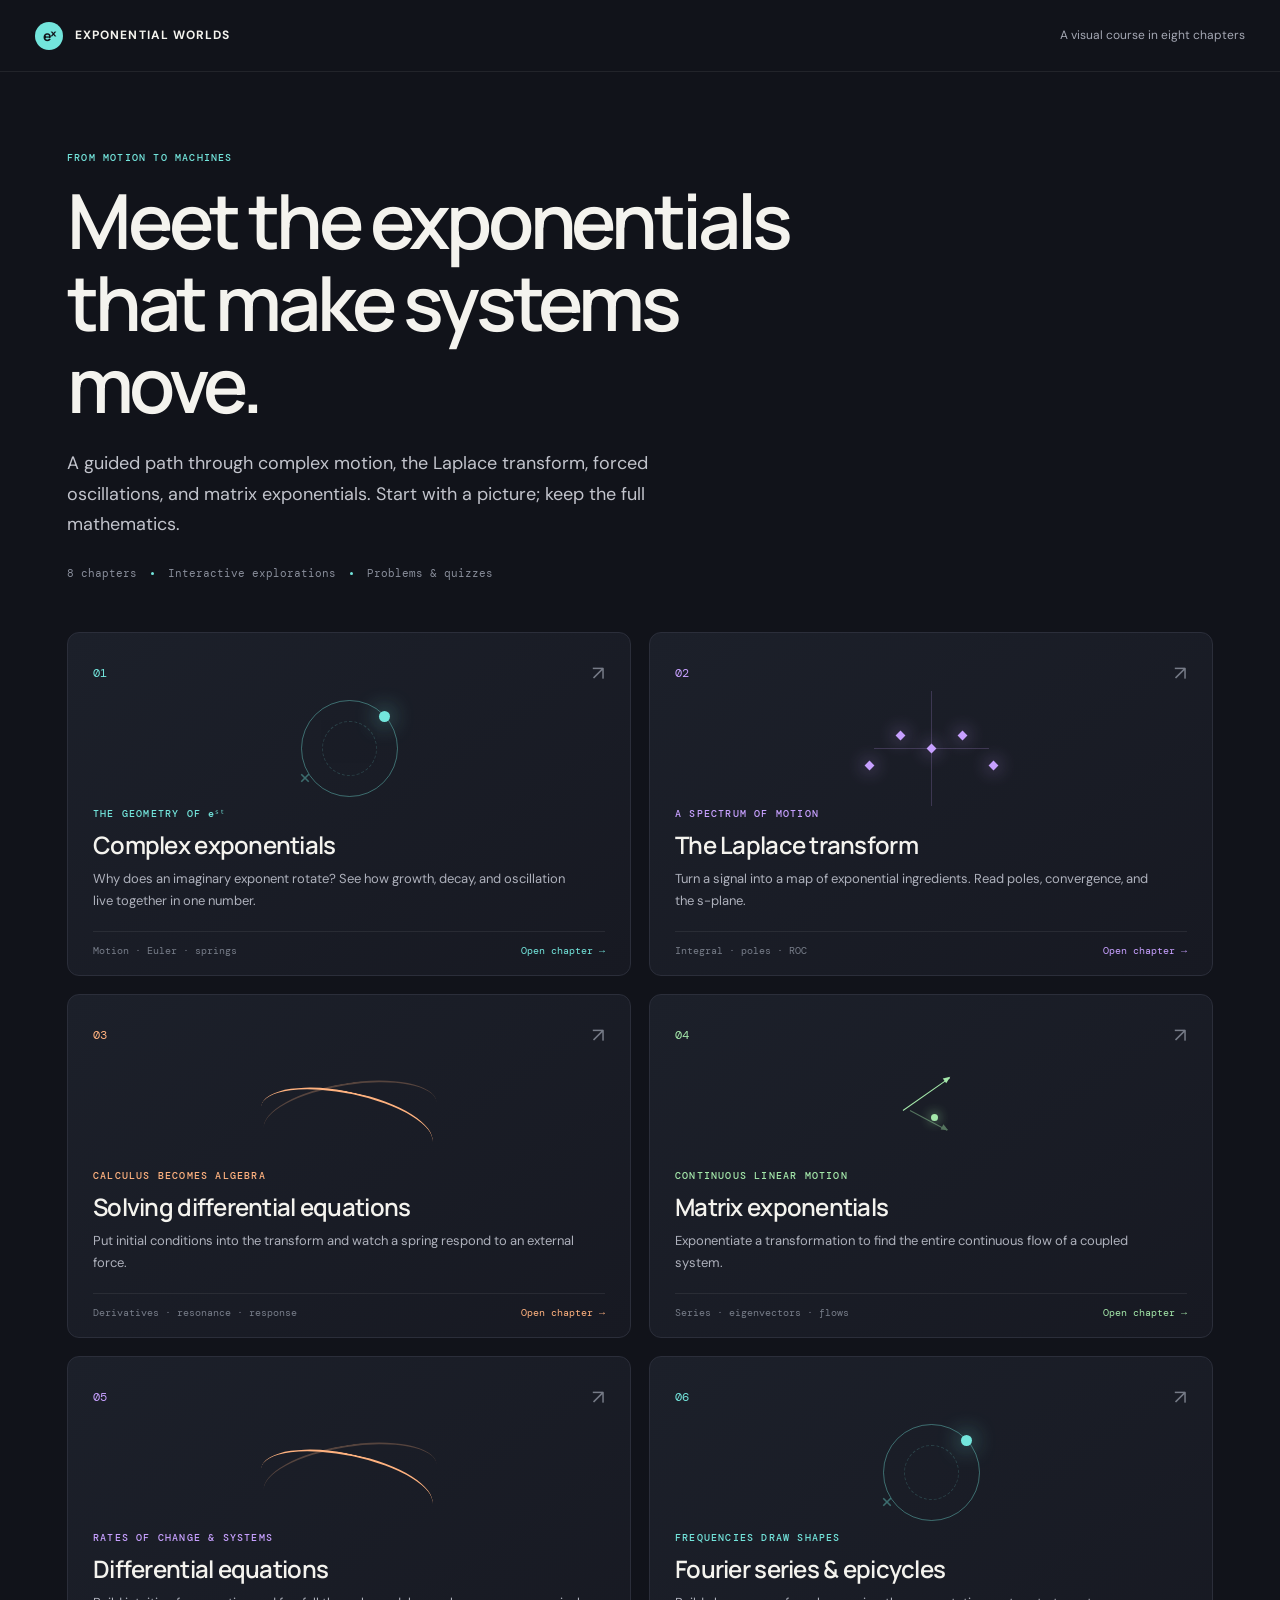
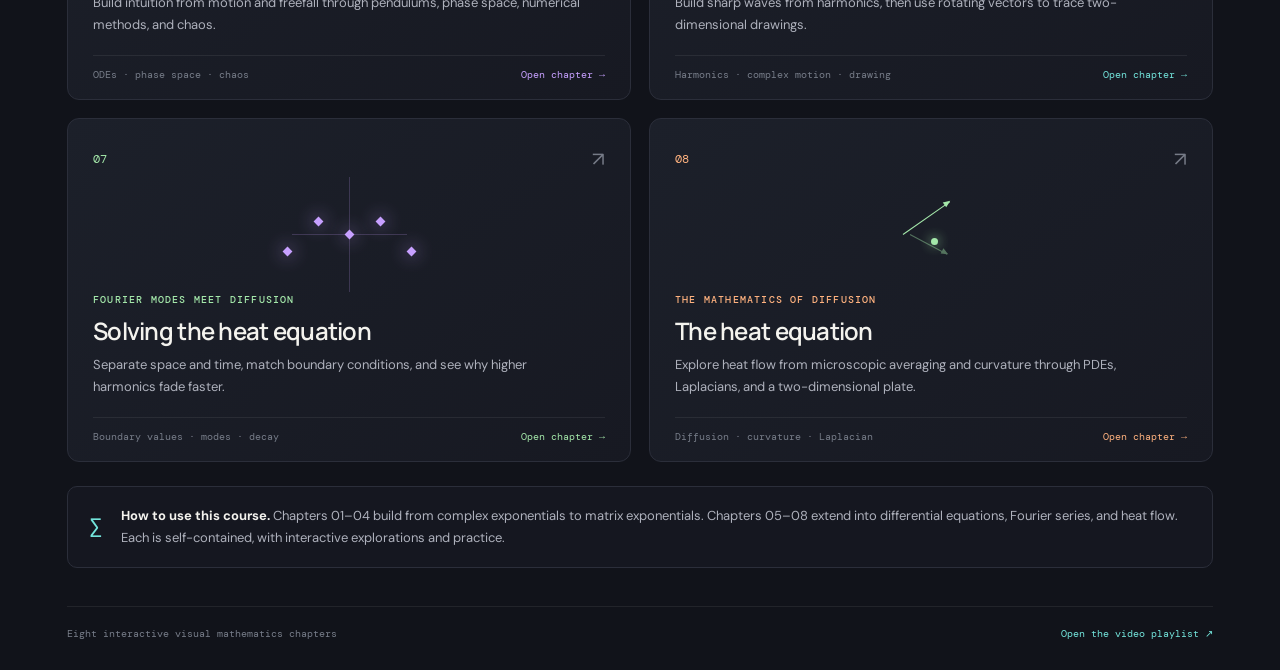
<file: index.html>
<!doctype html>
<html lang="en">
<head>
  <meta charset="utf-8">
  <meta name="viewport" content="width=device-width, initial-scale=1">
  <meta name="description" content="A visual, university-level introduction to complex exponentials, Laplace transforms, differential equations, and matrix exponentials.">
  <title>Exponential Worlds — a visual mathematics course</title>
  <link rel="stylesheet" href="styles.css">
</head>
<body class="home-page">
  <header class="topbar"><a class="brand" href="index.html"><span class="brand-mark">eˣ</span> EXPONENTIAL WORLDS</a><span class="top-note">A visual course in eight chapters</span></header>
  <main class="home-wrap">
    <section class="hero">
      <p class="eyebrow">FROM MOTION TO MACHINES</p>
      <h1>Meet the exponentials<br>that make systems move.</h1>
      <p class="hero-copy">A guided path through complex motion, the Laplace transform, forced oscillations, and matrix exponentials. Start with a picture; keep the full mathematics.</p>
      <div class="hero-meta"><span>8 chapters</span><i></i><span>Interactive explorations</span><i></i><span>Problems &amp; quizzes</span></div>
    </section>
    <section class="chapter-grid" aria-label="Course chapters">
      <a class="chapter-card card-cyan" href="01-complex-exponentials.html"><div class="card-top"><span class="chapter-num">01</span><span class="card-arrow">↗</span></div><div class="card-visual visual-orbit"><span class="orbit-dot"></span><span class="orbit-cross">×</span></div><p class="eyebrow">THE GEOMETRY OF eˢᵗ</p><h2>Complex exponentials</h2><p>Why does an imaginary exponent rotate? See how growth, decay, and oscillation live together in one number.</p><div class="card-foot"><span>Motion · Euler · springs</span><span>Open chapter →</span></div></a>
      <a class="chapter-card card-purple" href="02-laplace-transform.html"><div class="card-top"><span class="chapter-num">02</span><span class="card-arrow">↗</span></div><div class="card-visual visual-poles"><span class="pole p1"></span><span class="pole p2"></span><span class="pole p3"></span><span class="pole p4"></span><span class="pole p5"></span></div><p class="eyebrow">A SPECTRUM OF MOTION</p><h2>The Laplace transform</h2><p>Turn a signal into a map of exponential ingredients. Read poles, convergence, and the s-plane.</p><div class="card-foot"><span>Integral · poles · ROC</span><span>Open chapter →</span></div></a>
      <a class="chapter-card card-orange" href="03-solving-odes.html"><div class="card-top"><span class="chapter-num">03</span><span class="card-arrow">↗</span></div><div class="card-visual visual-wave"><span></span><span></span></div><p class="eyebrow">CALCULUS BECOMES ALGEBRA</p><h2>Solving differential equations</h2><p>Put initial conditions into the transform and watch a spring respond to an external force.</p><div class="card-foot"><span>Derivatives · resonance · response</span><span>Open chapter →</span></div></a>
      <a class="chapter-card card-green" href="04-matrix-exponentials.html"><div class="card-top"><span class="chapter-num">04</span><span class="card-arrow">↗</span></div><div class="card-visual visual-matrix"><span class="matrix-vector"></span><span class="matrix-vector after"></span><span class="matrix-point"></span></div><p class="eyebrow">CONTINUOUS LINEAR MOTION</p><h2>Matrix exponentials</h2><p>Exponentiate a transformation to find the entire continuous flow of a coupled system.</p><div class="card-foot"><span>Series · eigenvectors · flows</span><span>Open chapter →</span></div></a>
      <a class="chapter-card card-purple" href="differential_equations_guide1.html"><div class="card-top"><span class="chapter-num">05</span><span class="card-arrow">↗</span></div><div class="card-visual visual-wave"><span></span><span></span></div><p class="eyebrow">RATES OF CHANGE & SYSTEMS</p><h2>Differential equations</h2><p>Build intuition from motion and freefall through pendulums, phase space, numerical methods, and chaos.</p><div class="card-foot"><span>ODEs · phase space · chaos</span><span>Open chapter →</span></div></a>
      <a class="chapter-card card-cyan" href="fourier_series_and_epicycles.html"><div class="card-top"><span class="chapter-num">06</span><span class="card-arrow">↗</span></div><div class="card-visual visual-orbit"><span class="orbit-dot"></span><span class="orbit-cross">×</span></div><p class="eyebrow">FREQUENCIES DRAW SHAPES</p><h2>Fourier series &amp; epicycles</h2><p>Build sharp waves from harmonics, then use rotating vectors to trace two-dimensional drawings.</p><div class="card-foot"><span>Harmonics · complex motion · drawing</span><span>Open chapter →</span></div></a>
      <a class="chapter-card card-green" href="solving_the_heat_equation.html"><div class="card-top"><span class="chapter-num">07</span><span class="card-arrow">↗</span></div><div class="card-visual visual-poles"><span class="pole p1"></span><span class="pole p2"></span><span class="pole p3"></span><span class="pole p4"></span><span class="pole p5"></span></div><p class="eyebrow">FOURIER MODES MEET DIFFUSION</p><h2>Solving the heat equation</h2><p>Separate space and time, match boundary conditions, and see why higher harmonics fade faster.</p><div class="card-foot"><span>Boundary values · modes · decay</span><span>Open chapter →</span></div></a>
      <a class="chapter-card card-orange" href="heat_equation_guide.html"><div class="card-top"><span class="chapter-num">08</span><span class="card-arrow">↗</span></div><div class="card-visual visual-matrix"><span class="matrix-vector"></span><span class="matrix-vector after"></span><span class="matrix-point"></span></div><p class="eyebrow">THE MATHEMATICS OF DIFFUSION</p><h2>The heat equation</h2><p>Explore heat flow from microscopic averaging and curvature through PDEs, Laplacians, and a two-dimensional plate.</p><div class="card-foot"><span>Diffusion · curvature · Laplacian</span><span>Open chapter →</span></div></a>
    </section>
    <aside class="course-note"><span class="note-symbol">∑</span><p><strong>How to use this course.</strong> Chapters 01–04 build from complex exponentials to matrix exponentials. Chapters 05–08 extend into differential equations, Fourier series, and heat flow. Each is self-contained, with interactive explorations and practice.</p></aside>
    <footer class="home-footer"><span>Eight interactive visual mathematics chapters</span><a href="https://www.youtube.com/playlist?list=PLZHQObOWTQDNPOjrT6KVlfJuKtYTftqH6" target="_blank" rel="noreferrer">Open the video playlist ↗</a></footer>
  </main>
</body>
</html>
</file>
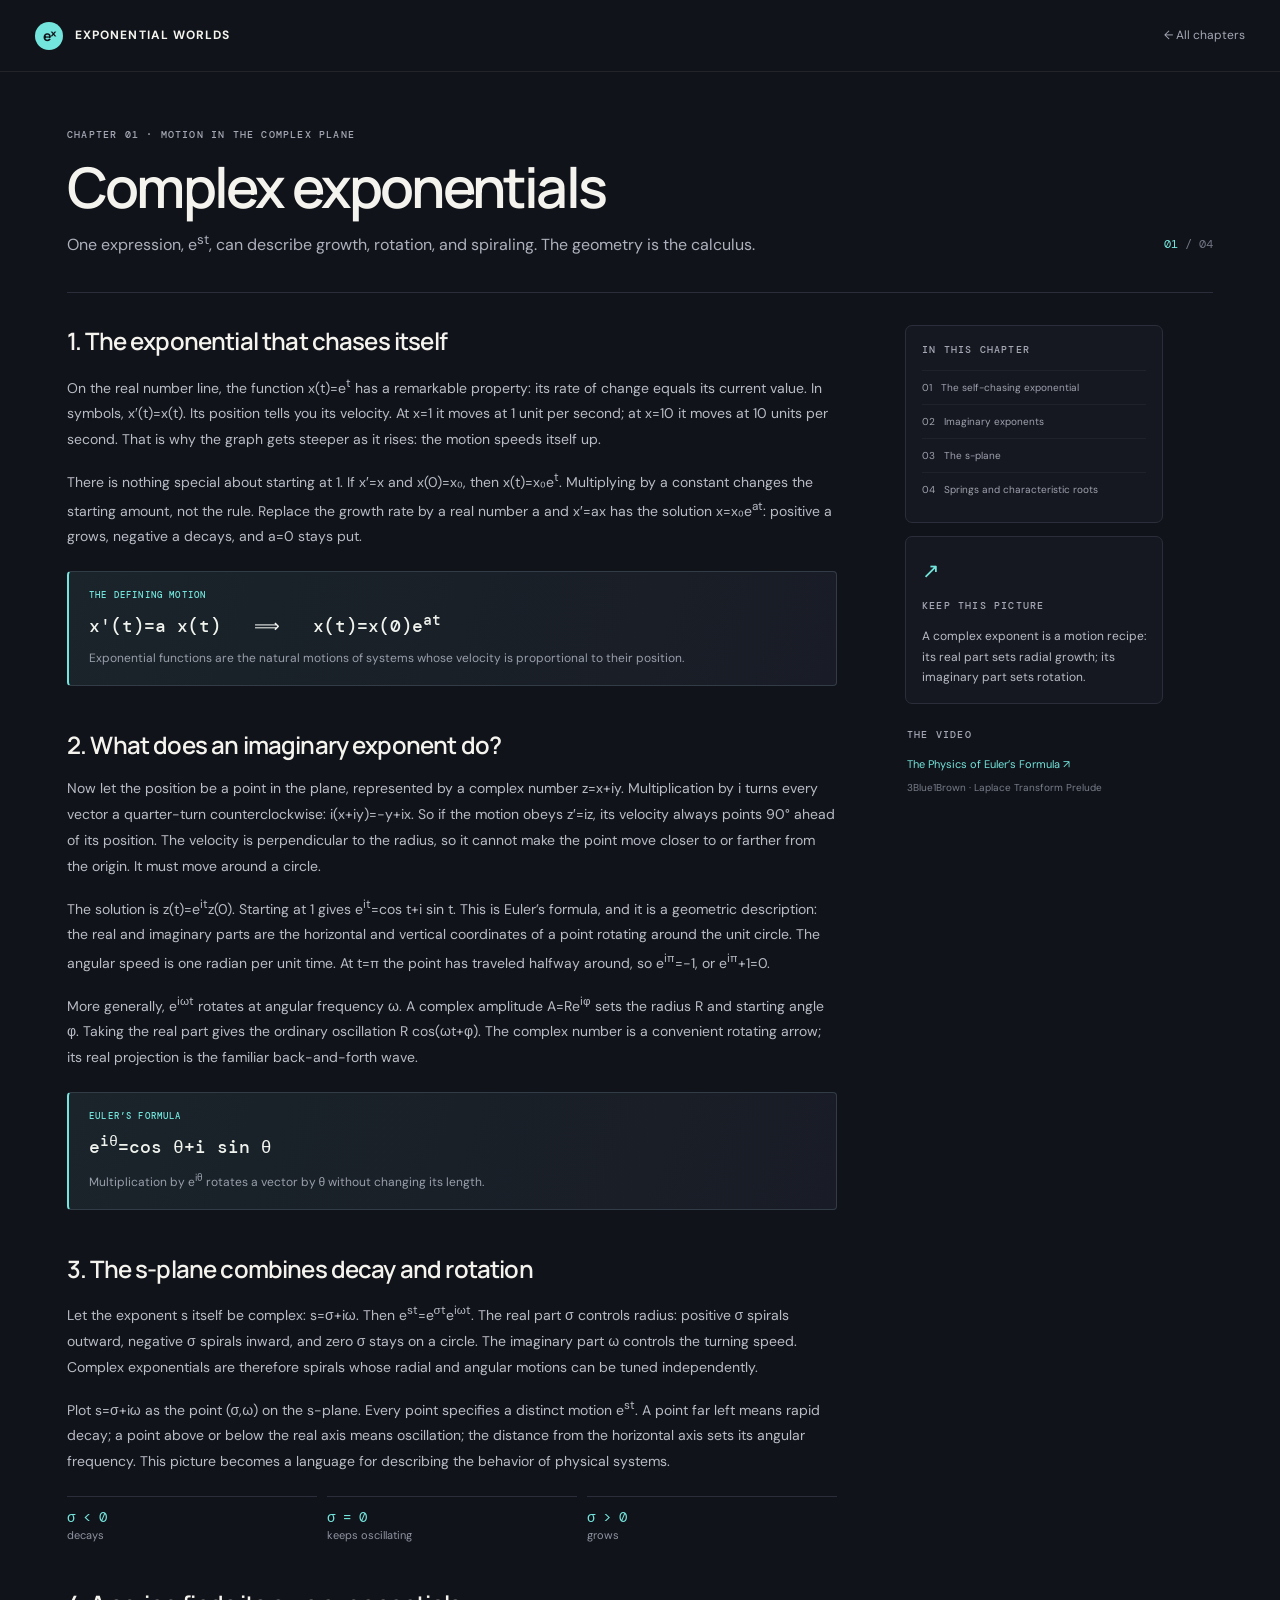
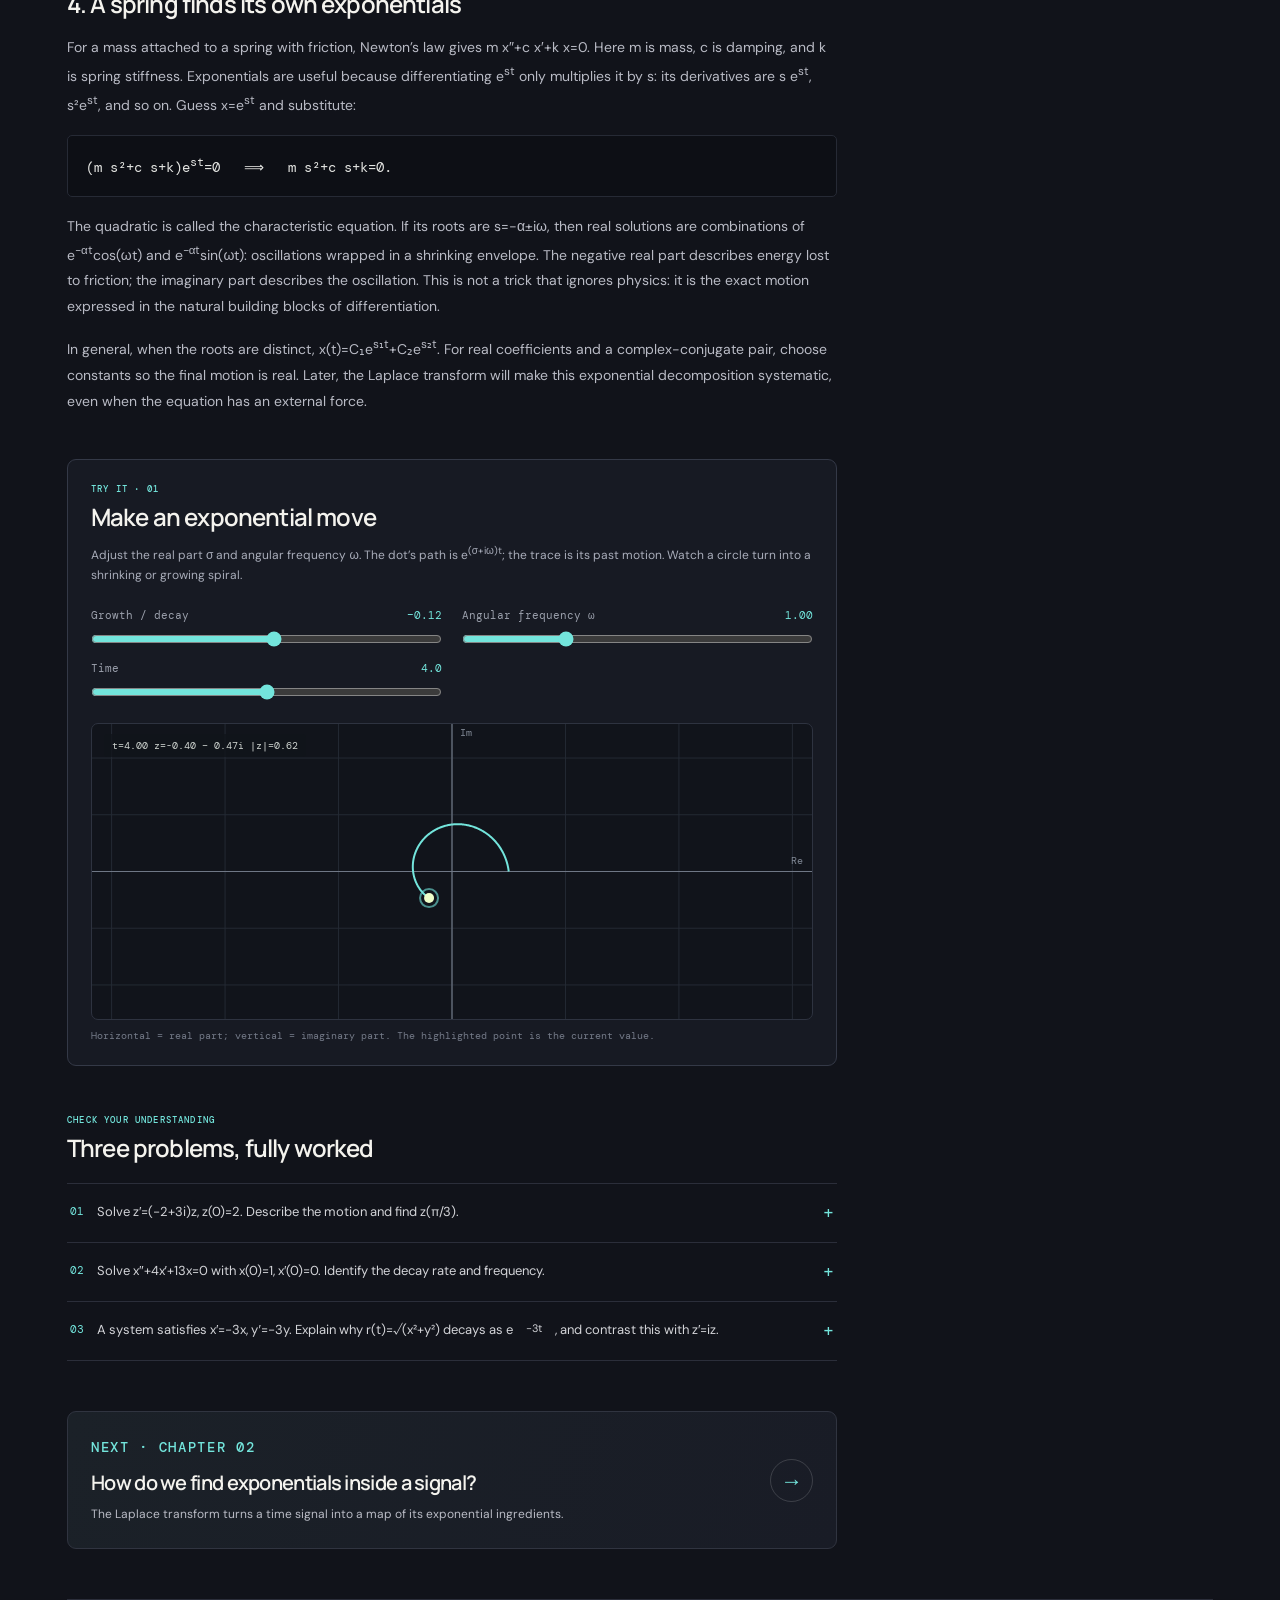
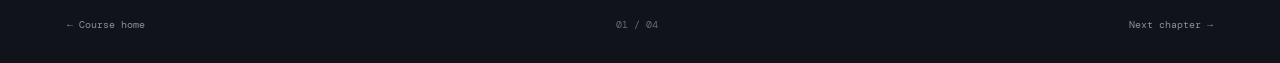
<file: 01-complex-exponentials.html>
<!doctype html>
<html lang="en"><head><meta charset="utf-8"><meta name="viewport" content="width=device-width,initial-scale=1"><meta name="description" content="Complex exponentials, Euler's formula, damped oscillators, and characteristic roots explained geometrically."><title>Complex exponentials — Exponential Worlds</title><link rel="stylesheet" href="styles.css"><script defer src="course.js"></script></head>
<body data-chapter="complex"><header class="topbar"><a class="brand" href="index.html"><span class="brand-mark">eˣ</span> EXPONENTIAL WORLDS</a><a class="back-link" href="index.html">← All chapters</a></header>
<main class="lesson-wrap"><div class="lesson-heading"><div><p class="eyebrow">CHAPTER 01 · MOTION IN THE COMPLEX PLANE</p><h1>Complex exponentials</h1><p class="lesson-deck">One expression, e<sup>st</sup>, can describe growth, rotation, and spiraling. The geometry is the calculus.</p></div><span class="lesson-index">01 <i>/ 04</i></span></div>
<div class="lesson-layout"><article class="lesson-content">
<section class="lesson-section"><h2>1. The exponential that chases itself</h2><p>On the real number line, the function x(t)=e<sup>t</sup> has a remarkable property: its rate of change equals its current value. In symbols, x′(t)=x(t). Its position tells you its velocity. At x=1 it moves at 1 unit per second; at x=10 it moves at 10 units per second. That is why the graph gets steeper as it rises: the motion speeds itself up.</p><p>There is nothing special about starting at 1. If x′=x and x(0)=x₀, then x(t)=x₀e<sup>t</sup>. Multiplying by a constant changes the starting amount, not the rule. Replace the growth rate by a real number a and x′=ax has the solution x=x₀e<sup>at</sup>: positive a grows, negative a decays, and a=0 stays put.</p><div class="math-callout"><span class="callout-label">THE DEFINING MOTION</span><strong>x′(t)=a x(t) &nbsp; ⟹ &nbsp; x(t)=x(0)e<sup>at</sup></strong><small>Exponential functions are the natural motions of systems whose velocity is proportional to their position.</small></div></section>
<section class="lesson-section"><h2>2. What does an imaginary exponent do?</h2><p>Now let the position be a point in the plane, represented by a complex number z=x+iy. Multiplication by i turns every vector a quarter-turn counterclockwise: i(x+iy)=−y+ix. So if the motion obeys z′=iz, its velocity always points 90° ahead of its position. The velocity is perpendicular to the radius, so it cannot make the point move closer to or farther from the origin. It must move around a circle.</p><p>The solution is z(t)=e<sup>it</sup>z(0). Starting at 1 gives e<sup>it</sup>=cos t+i sin t. This is Euler’s formula, and it is a geometric description: the real and imaginary parts are the horizontal and vertical coordinates of a point rotating around the unit circle. The angular speed is one radian per unit time. At t=π the point has traveled halfway around, so e<sup>iπ</sup>=−1, or e<sup>iπ</sup>+1=0.</p><p>More generally, e<sup>iωt</sup> rotates at angular frequency ω. A complex amplitude A=Re<sup>iφ</sup> sets the radius R and starting angle φ. Taking the real part gives the ordinary oscillation R cos(ωt+φ). The complex number is a convenient rotating arrow; its real projection is the familiar back-and-forth wave.</p><div class="math-callout"><span class="callout-label">EULER’S FORMULA</span><strong>e<sup>iθ</sup>=cos θ+i sin θ</strong><small>Multiplication by e<sup>iθ</sup> rotates a vector by θ without changing its length.</small></div></section>
<section class="lesson-section"><h2>3. The s-plane combines decay and rotation</h2><p>Let the exponent s itself be complex: s=σ+iω. Then e<sup>st</sup>=e<sup>σt</sup>e<sup>iωt</sup>. The real part σ controls radius: positive σ spirals outward, negative σ spirals inward, and zero σ stays on a circle. The imaginary part ω controls the turning speed. Complex exponentials are therefore spirals whose radial and angular motions can be tuned independently.</p><p>Plot s=σ+iω as the point (σ,ω) on the s-plane. Every point specifies a distinct motion e<sup>st</sup>. A point far left means rapid decay; a point above or below the real axis means oscillation; the distance from the horizontal axis sets its angular frequency. This picture becomes a language for describing the behavior of physical systems.</p><div class="concept-row"><div><b>σ &lt; 0</b><span>decays</span></div><div><b>σ = 0</b><span>keeps oscillating</span></div><div><b>σ &gt; 0</b><span>grows</span></div></div></section>
<section class="lesson-section"><h2>4. A spring finds its own exponentials</h2><p>For a mass attached to a spring with friction, Newton’s law gives m x″+c x′+k x=0. Here m is mass, c is damping, and k is spring stiffness. Exponentials are useful because differentiating e<sup>st</sup> only multiplies it by s: its derivatives are s e<sup>st</sup>, s²e<sup>st</sup>, and so on. Guess x=e<sup>st</sup> and substitute:</p><div class="equation-block">(m s²+c s+k)e<sup>st</sup>=0 &nbsp; ⟹ &nbsp; m s²+c s+k=0.</div><p>The quadratic is called the characteristic equation. If its roots are s=−α±iω, then real solutions are combinations of e<sup>−αt</sup>cos(ωt) and e<sup>−αt</sup>sin(ωt): oscillations wrapped in a shrinking envelope. The negative real part describes energy lost to friction; the imaginary part describes the oscillation. This is not a trick that ignores physics: it is the exact motion expressed in the natural building blocks of differentiation.</p><p>In general, when the roots are distinct, x(t)=C₁e<sup>s₁t</sup>+C₂e<sup>s₂t</sup>. For real coefficients and a complex-conjugate pair, choose constants so the final motion is real. Later, the Laplace transform will make this exponential decomposition systematic, even when the equation has an external force.</p></section>
<section class="interactive-section"><div class="section-kicker">TRY IT · 01</div><h2>Make an exponential move</h2><p>Adjust the real part σ and angular frequency ω. The dot’s path is e<sup>(σ+iω)t</sup>; the trace is its past motion. Watch a circle turn into a shrinking or growing spiral.</p><div class="control-grid"><label>Growth / decay <output id="sigmaOut">−0.12</output><input id="sigma" type="range" min="-0.8" max="0.5" step="0.01" value="-0.12"></label><label>Angular frequency ω <output id="omegaOut">1.00</output><input id="omega" type="range" min="0.2" max="3" step="0.05" value="1"></label><label>Time <output id="timeOut">4.0</output><input id="time" type="range" min="0" max="8" step="0.05" value="4"></label></div><div class="viz-frame"><canvas id="complexCanvas" aria-label="Animated complex exponential trajectory"></canvas><div class="viz-readout" id="complexReadout"></div></div><p class="viz-caption">Horizontal = real part; vertical = imaginary part. The highlighted point is the current value.</p></section>
<section class="problems-section"><div class="section-kicker">CHECK YOUR UNDERSTANDING</div><h2>Three problems, fully worked</h2>
<details class="problem"><summary><span>01</span> Solve z′=(−2+3i)z, z(0)=2. Describe the motion and find z(π/3).</summary><div class="solution"><p><b>Step 1 — use the exponential solution.</b> For z′=sz, the solution is z(t)=z(0)e<sup>st</sup>. Here s=−2+3i, so</p><div class="equation-block">z(t)=2e<sup>(−2+3i)t</sup>=2e<sup>−2t</sup>(cos 3t+i sin 3t).</div><p><b>Step 2 — read the geometry.</b> The radius is 2e<sup>−2t</sup>, so it decays with time constant 1/2. The angle is 3t, so the point rotates counterclockwise at 3 radians per unit time.</p><p><b>Step 3 — evaluate at t=π/3.</b> The angle is π and the radius is 2e<sup>−2π/3</sup>. Therefore z(π/3)=−2e<sup>−2π/3</sup>+0i. Numerically this is about −0.247+0i.</p></div></details>
<details class="problem"><summary><span>02</span> Solve x″+4x′+13x=0 with x(0)=1, x′(0)=0. Identify the decay rate and frequency.</summary><div class="solution"><p><b>Step 1 — characteristic equation.</b> Set x=e<sup>st</sup>. Then s²+4s+13=0, with roots s=−2±3i.</p><p><b>Step 2 — form a real solution.</b> A conjugate pair −α±iω gives x=e<sup>−αt</sup>(A cos ωt+B sin ωt). Thus x=e<sup>−2t</sup>(A cos 3t+B sin 3t).</p><p><b>Step 3 — impose the initial position.</b> x(0)=A=1. Differentiating gives x′(0)=−2A+3B=0, hence B=2/3. So</p><div class="equation-block">x(t)=e<sup>−2t</sup>(cos 3t + (2/3) sin 3t).</div><p>The amplitude envelope decays at rate 2, while the angular frequency is 3 rad/unit time. The oscillation frequency in cycles per time unit is 3/(2π).</p></div></details>
<details class="problem"><summary><span>03</span> A system satisfies x′=−3x, y′=−3y. Explain why r(t)=√(x²+y²) decays as e<sup>−3t</sup>, and contrast this with z′=iz.</summary><div class="solution"><p><b>Step 1 — solve each coordinate.</b> x(t)=x₀e<sup>−3t</sup> and y(t)=y₀e<sup>−3t</sup>. Therefore</p><div class="equation-block">r(t)=√(x₀²e<sup>−6t</sup>+y₀²e<sup>−6t</sup>)=e<sup>−3t</sup>√(x₀²+y₀²).</div><p><b>Step 2 — compare the vector fields.</b> Multiplication by −3 points velocity directly toward the origin, so the radius shrinks. Multiplication by i turns the position by 90°, creating tangential velocity. For z′=iz, the radius stays constant and only the angle changes. In general, z′=(σ+iω)z combines both effects.</p></div></details></section>
<section class="next-card"><div><p class="eyebrow">NEXT · CHAPTER 02</p><h2>How do we find exponentials inside a signal?</h2><p>The Laplace transform turns a time signal into a map of its exponential ingredients.</p></div><a class="next-arrow" href="02-laplace-transform.html">→</a></section>
</article><aside class="lesson-aside"><div class="aside-card"><p class="eyebrow">IN THIS CHAPTER</p><a href="#">01 &nbsp; The self-chasing exponential</a><a href="#">02 &nbsp; Imaginary exponents</a><a href="#">03 &nbsp; The s-plane</a><a href="#">04 &nbsp; Springs and characteristic roots</a></div><div class="aside-card takeaway"><span class="takeaway-icon">↗</span><p class="eyebrow">KEEP THIS PICTURE</p><p>A complex exponent is a motion recipe: its real part sets radial growth; its imaginary part sets rotation.</p></div><div class="aside-video"><p class="eyebrow">THE VIDEO</p><a href="https://www.youtube.com/watch?v=-j8PzkZ70Lg" target="_blank" rel="noreferrer">The Physics of Euler’s Formula ↗</a><span>3Blue1Brown · Laplace Transform Prelude</span></div></aside></div><footer class="lesson-footer"><a href="index.html">← Course home</a><span>01 / 04</span><a href="02-laplace-transform.html">Next chapter →</a></footer></main></body></html>
</file>
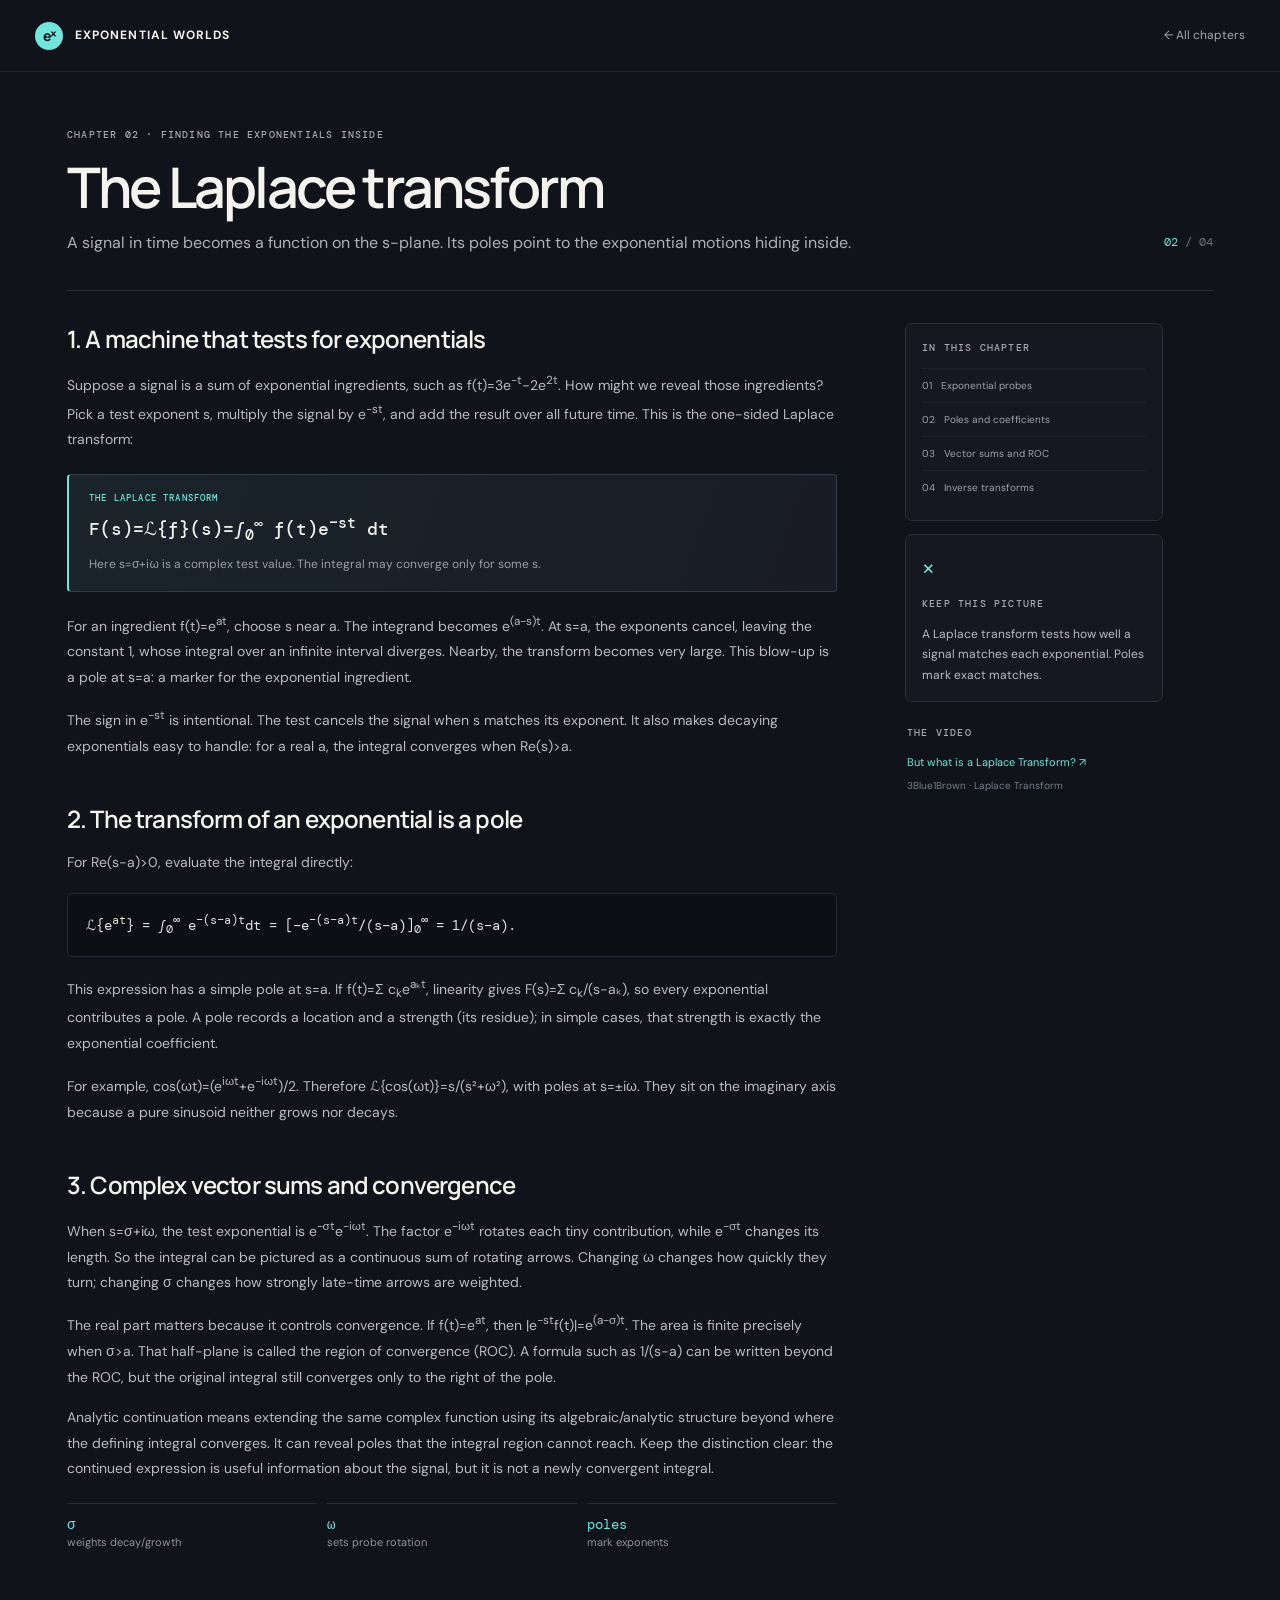
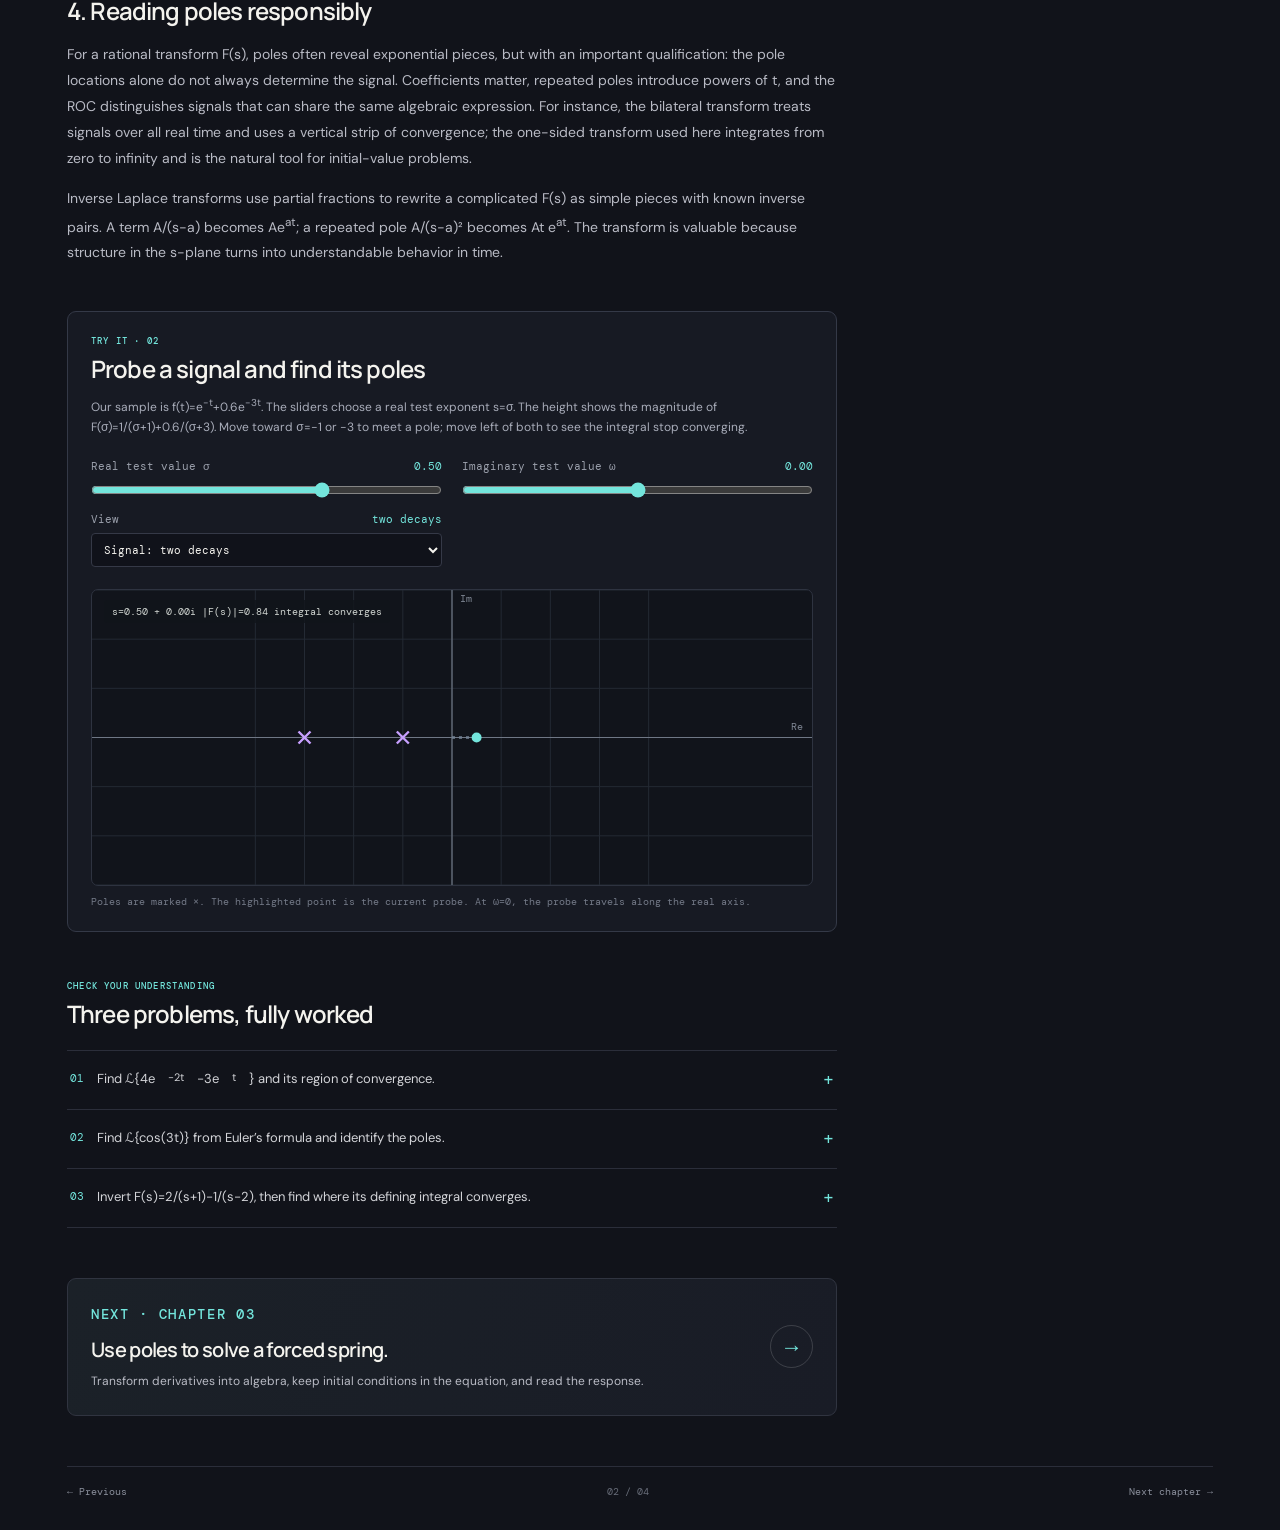
<file: 02-laplace-transform.html>
<!doctype html>
<html lang="en"><head><meta charset="utf-8"><meta name="viewport" content="width=device-width,initial-scale=1"><meta name="description" content="Learn the Laplace transform as an exponential probe; explore convergence, poles, and inverse transforms."><title>The Laplace transform — Exponential Worlds</title><link rel="stylesheet" href="styles.css"><script defer src="course.js"></script></head>
<body data-chapter="laplace"><header class="topbar"><a class="brand" href="index.html"><span class="brand-mark">eˣ</span> EXPONENTIAL WORLDS</a><a class="back-link" href="index.html">← All chapters</a></header><main class="lesson-wrap"><div class="lesson-heading"><div><p class="eyebrow">CHAPTER 02 · FINDING THE EXPONENTIALS INSIDE</p><h1>The Laplace transform</h1><p class="lesson-deck">A signal in time becomes a function on the s-plane. Its poles point to the exponential motions hiding inside.</p></div><span class="lesson-index">02 <i>/ 04</i></span></div>
<div class="lesson-layout"><article class="lesson-content">
<section class="lesson-section"><h2>1. A machine that tests for exponentials</h2><p>Suppose a signal is a sum of exponential ingredients, such as f(t)=3e<sup>−t</sup>−2e<sup>2t</sup>. How might we reveal those ingredients? Pick a test exponent s, multiply the signal by e<sup>−st</sup>, and add the result over all future time. This is the one-sided Laplace transform:</p><div class="math-callout"><span class="callout-label">THE LAPLACE TRANSFORM</span><strong>F(s)=ℒ{f}(s)=∫<sub>0</sub><sup>∞</sup> f(t)e<sup>−st</sup> dt</strong><small>Here s=σ+iω is a complex test value. The integral may converge only for some s.</small></div><p>For an ingredient f(t)=e<sup>at</sup>, choose s near a. The integrand becomes e<sup>(a−s)t</sup>. At s=a, the exponents cancel, leaving the constant 1, whose integral over an infinite interval diverges. Nearby, the transform becomes very large. This blow-up is a pole at s=a: a marker for the exponential ingredient.</p><p>The sign in e<sup>−st</sup> is intentional. The test cancels the signal when s matches its exponent. It also makes decaying exponentials easy to handle: for a real a, the integral converges when Re(s)&gt;a.</p></section>
<section class="lesson-section"><h2>2. The transform of an exponential is a pole</h2><p>For Re(s−a)&gt;0, evaluate the integral directly:</p><div class="equation-block">ℒ{e<sup>at</sup>} = ∫<sub>0</sub><sup>∞</sup> e<sup>−(s−a)t</sup>dt = [−e<sup>−(s−a)t</sup>/(s−a)]<sub>0</sub><sup>∞</sup> = 1/(s−a).</div><p>This expression has a simple pole at s=a. If f(t)=Σ c<sub>k</sub>e<sup>aₖt</sup>, linearity gives F(s)=Σ c<sub>k</sub>/(s−aₖ), so every exponential contributes a pole. A pole records a location and a strength (its residue); in simple cases, that strength is exactly the exponential coefficient.</p><p>For example, cos(ωt)=(e<sup>iωt</sup>+e<sup>−iωt</sup>)/2. Therefore ℒ{cos(ωt)}=s/(s²+ω²), with poles at s=±iω. They sit on the imaginary axis because a pure sinusoid neither grows nor decays.</p></section>
<section class="lesson-section"><h2>3. Complex vector sums and convergence</h2><p>When s=σ+iω, the test exponential is e<sup>−σt</sup>e<sup>−iωt</sup>. The factor e<sup>−iωt</sup> rotates each tiny contribution, while e<sup>−σt</sup> changes its length. So the integral can be pictured as a continuous sum of rotating arrows. Changing ω changes how quickly they turn; changing σ changes how strongly late-time arrows are weighted.</p><p>The real part matters because it controls convergence. If f(t)=e<sup>at</sup>, then |e<sup>−st</sup>f(t)|=e<sup>(a−σ)t</sup>. The area is finite precisely when σ&gt;a. That half-plane is called the region of convergence (ROC). A formula such as 1/(s−a) can be written beyond the ROC, but the original integral still converges only to the right of the pole.</p><p>Analytic continuation means extending the same complex function using its algebraic/analytic structure beyond where the defining integral converges. It can reveal poles that the integral region cannot reach. Keep the distinction clear: the continued expression is useful information about the signal, but it is not a newly convergent integral.</p><div class="concept-row"><div><b>σ</b><span>weights decay/growth</span></div><div><b>ω</b><span>sets probe rotation</span></div><div><b>poles</b><span>mark exponents</span></div></div></section>
<section class="lesson-section"><h2>4. Reading poles responsibly</h2><p>For a rational transform F(s), poles often reveal exponential pieces, but with an important qualification: the pole locations alone do not always determine the signal. Coefficients matter, repeated poles introduce powers of t, and the ROC distinguishes signals that can share the same algebraic expression. For instance, the bilateral transform treats signals over all real time and uses a vertical strip of convergence; the one-sided transform used here integrates from zero to infinity and is the natural tool for initial-value problems.</p><p>Inverse Laplace transforms use partial fractions to rewrite a complicated F(s) as simple pieces with known inverse pairs. A term A/(s−a) becomes Ae<sup>at</sup>; a repeated pole A/(s−a)² becomes At e<sup>at</sup>. The transform is valuable because structure in the s-plane turns into understandable behavior in time.</p></section>
<section class="interactive-section"><div class="section-kicker">TRY IT · 02</div><h2>Probe a signal and find its poles</h2><p>Our sample is f(t)=e<sup>−t</sup>+0.6e<sup>−3t</sup>. The sliders choose a real test exponent s=σ. The height shows the magnitude of F(σ)=1/(σ+1)+0.6/(σ+3). Move toward σ=−1 or −3 to meet a pole; move left of both to see the integral stop converging.</p><div class="control-grid"><label>Real test value σ <output id="probeOut">0.50</output><input id="probe" type="range" min="-4.5" max="3" step="0.05" value="0.5"></label><label>Imaginary test value ω <output id="probeOmegaOut">0.00</output><input id="probeOmega" type="range" min="-3" max="3" step="0.1" value="0"></label><label>View <output id="probeModeOut">signal</output><select id="probeMode"><option value="signal">Signal: two decays</option><option value="single">Single exponential</option><option value="cosine">Cosine</option></select></label></div><div class="viz-frame"><canvas id="laplaceCanvas" aria-label="s-plane showing exponential poles and probe point"></canvas><div class="viz-readout" id="laplaceReadout"></div></div><p class="viz-caption">Poles are marked ×. The highlighted point is the current probe. At ω=0, the probe travels along the real axis.</p></section>
<section class="problems-section"><div class="section-kicker">CHECK YOUR UNDERSTANDING</div><h2>Three problems, fully worked</h2><details class="problem"><summary><span>01</span> Find ℒ{4e<sup>−2t</sup>−3e<sup>t</sup>} and its region of convergence.</summary><div class="solution"><p><b>Step 1 — transform each exponential.</b> ℒ{e<sup>at</sup>}=1/(s−a), so the first term has a=−2 and the second has a=1.</p><div class="equation-block">F(s)=4/(s+2)−3/(s−1).</div><p><b>Step 2 — require both integrals to converge.</b> The first requires Re(s)&gt;−2; the second requires Re(s)&gt;1. Both must hold, so the intersection is Re(s)&gt;1. The poles are −2 and 1, but the ROC lies to the right of the rightmost pole.</p></div></details><details class="problem"><summary><span>02</span> Find ℒ{cos(3t)} from Euler’s formula and identify the poles.</summary><div class="solution"><p><b>Step 1 — express cosine as two exponentials.</b> cos(3t)=(e<sup>3it</sup>+e<sup>−3it</sup>)/2.</p><p><b>Step 2 — transform both parts.</b></p><div class="equation-block">F(s)=1/2·1/(s−3i)+1/2·1/(s+3i)=s/(s²+9).</div><p>The poles are s=±3i. The ROC is Re(s)&gt;0 for the one-sided transform because the sinusoid does not decay, so the test factor must supply decay. The poles describe persistent oscillation at 3 radians per time unit.</p></div></details><details class="problem"><summary><span>03</span> Invert F(s)=2/(s+1)−1/(s−2), then find where its defining integral converges.</summary><div class="solution"><p><b>Step 1 — match inverse pairs.</b> The pole at −1 contributes 2e<sup>−t</sup>; the pole at 2 contributes −e<sup>2t</sup>. Thus f(t)=2e<sup>−t</sup>−e<sup>2t</sup>.</p><p><b>Step 2 — intersect the convergence conditions.</b> The first piece requires Re(s)&gt;−1. The growing second piece requires Re(s)&gt;2. Therefore the complete signal’s one-sided transform converges only when Re(s)&gt;2. The rational formula can be analytically continued elsewhere except at its poles, but that does not make the original integral converge there.</p></div></details></section>
<section class="next-card"><div><p class="eyebrow">NEXT · CHAPTER 03</p><h2>Use poles to solve a forced spring.</h2><p>Transform derivatives into algebra, keep initial conditions in the equation, and read the response.</p></div><a class="next-arrow" href="03-solving-odes.html">→</a></section></article>
<aside class="lesson-aside"><div class="aside-card"><p class="eyebrow">IN THIS CHAPTER</p><a href="#">01 &nbsp; Exponential probes</a><a href="#">02 &nbsp; Poles and coefficients</a><a href="#">03 &nbsp; Vector sums and ROC</a><a href="#">04 &nbsp; Inverse transforms</a></div><div class="aside-card takeaway"><span class="takeaway-icon">×</span><p class="eyebrow">KEEP THIS PICTURE</p><p>A Laplace transform tests how well a signal matches each exponential. Poles mark exact matches.</p></div><div class="aside-video"><p class="eyebrow">THE VIDEO</p><a href="https://www.youtube.com/watch?v=j0wJBEZdwLs" target="_blank" rel="noreferrer">But what is a Laplace Transform? ↗</a><span>3Blue1Brown · Laplace Transform</span></div></aside></div><footer class="lesson-footer"><a href="01-complex-exponentials.html">← Previous</a><span>02 / 04</span><a href="03-solving-odes.html">Next chapter →</a></footer></main></body></html>
</file>
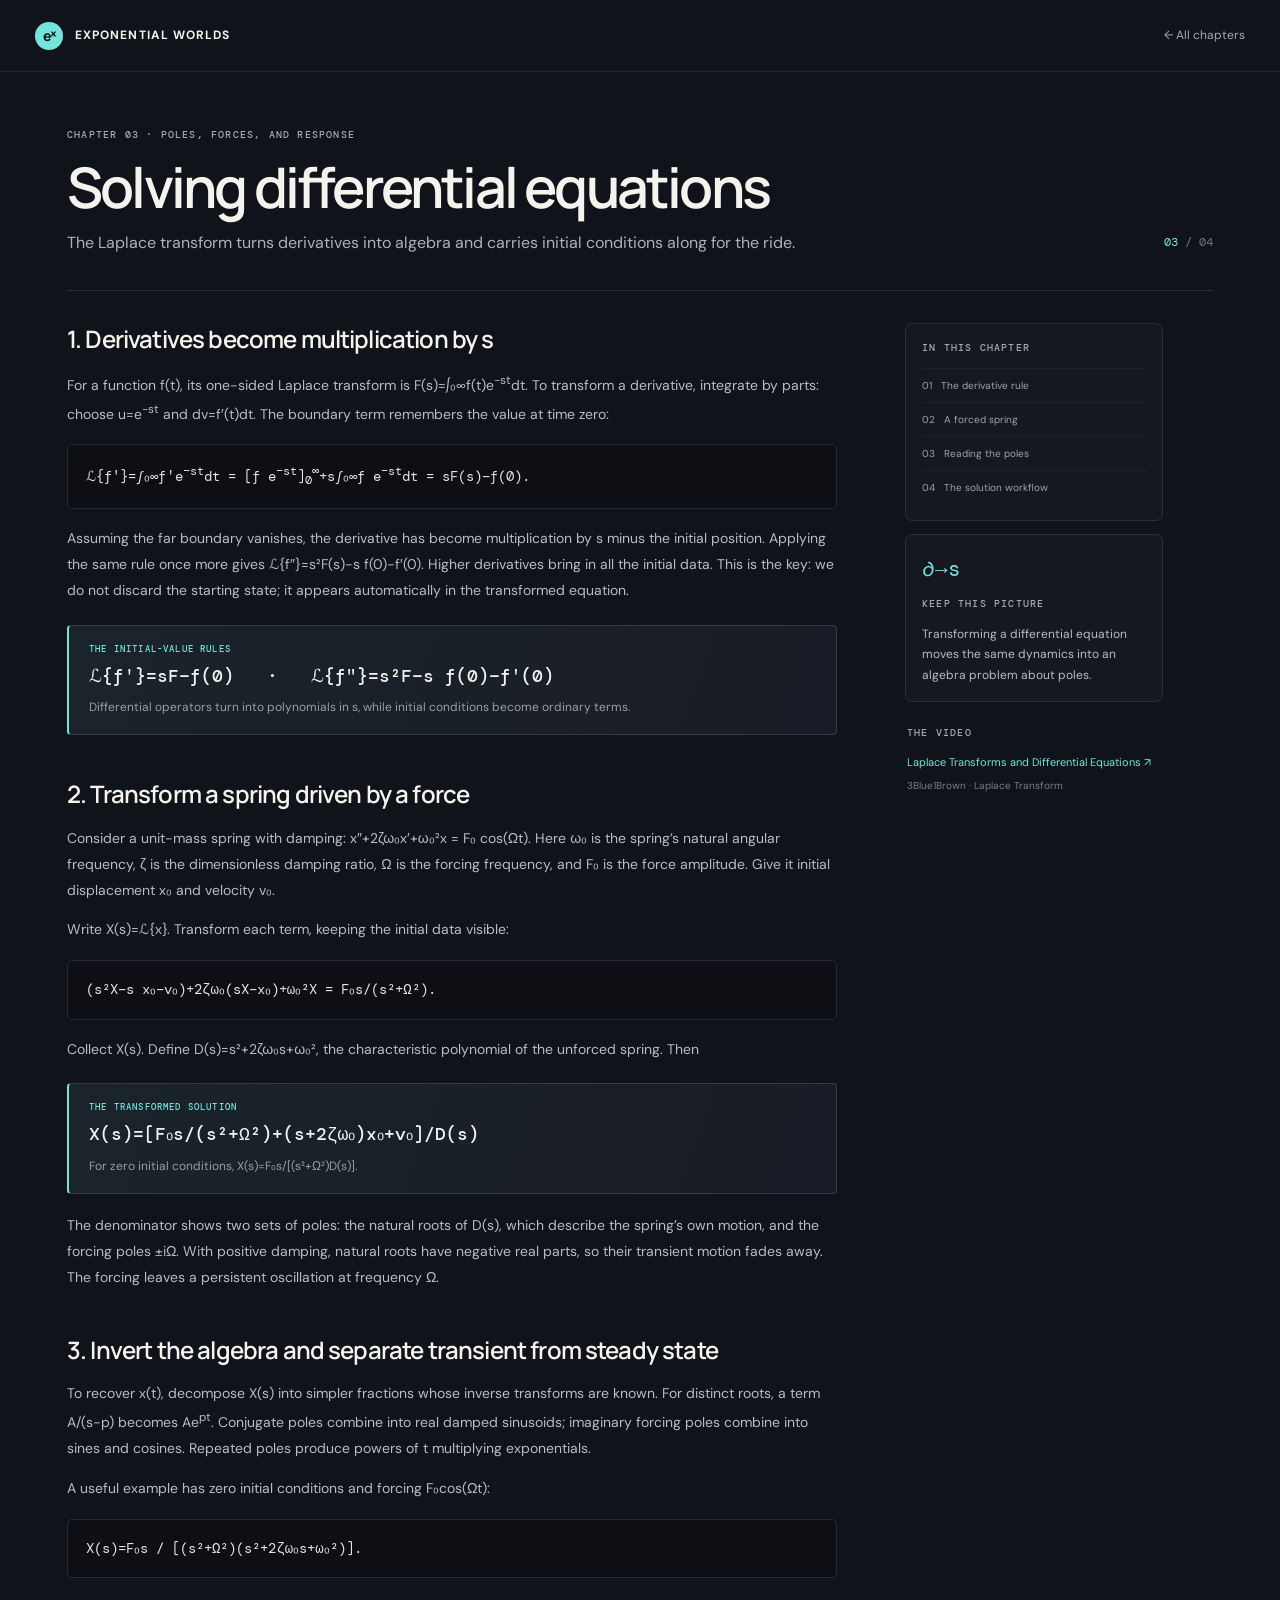
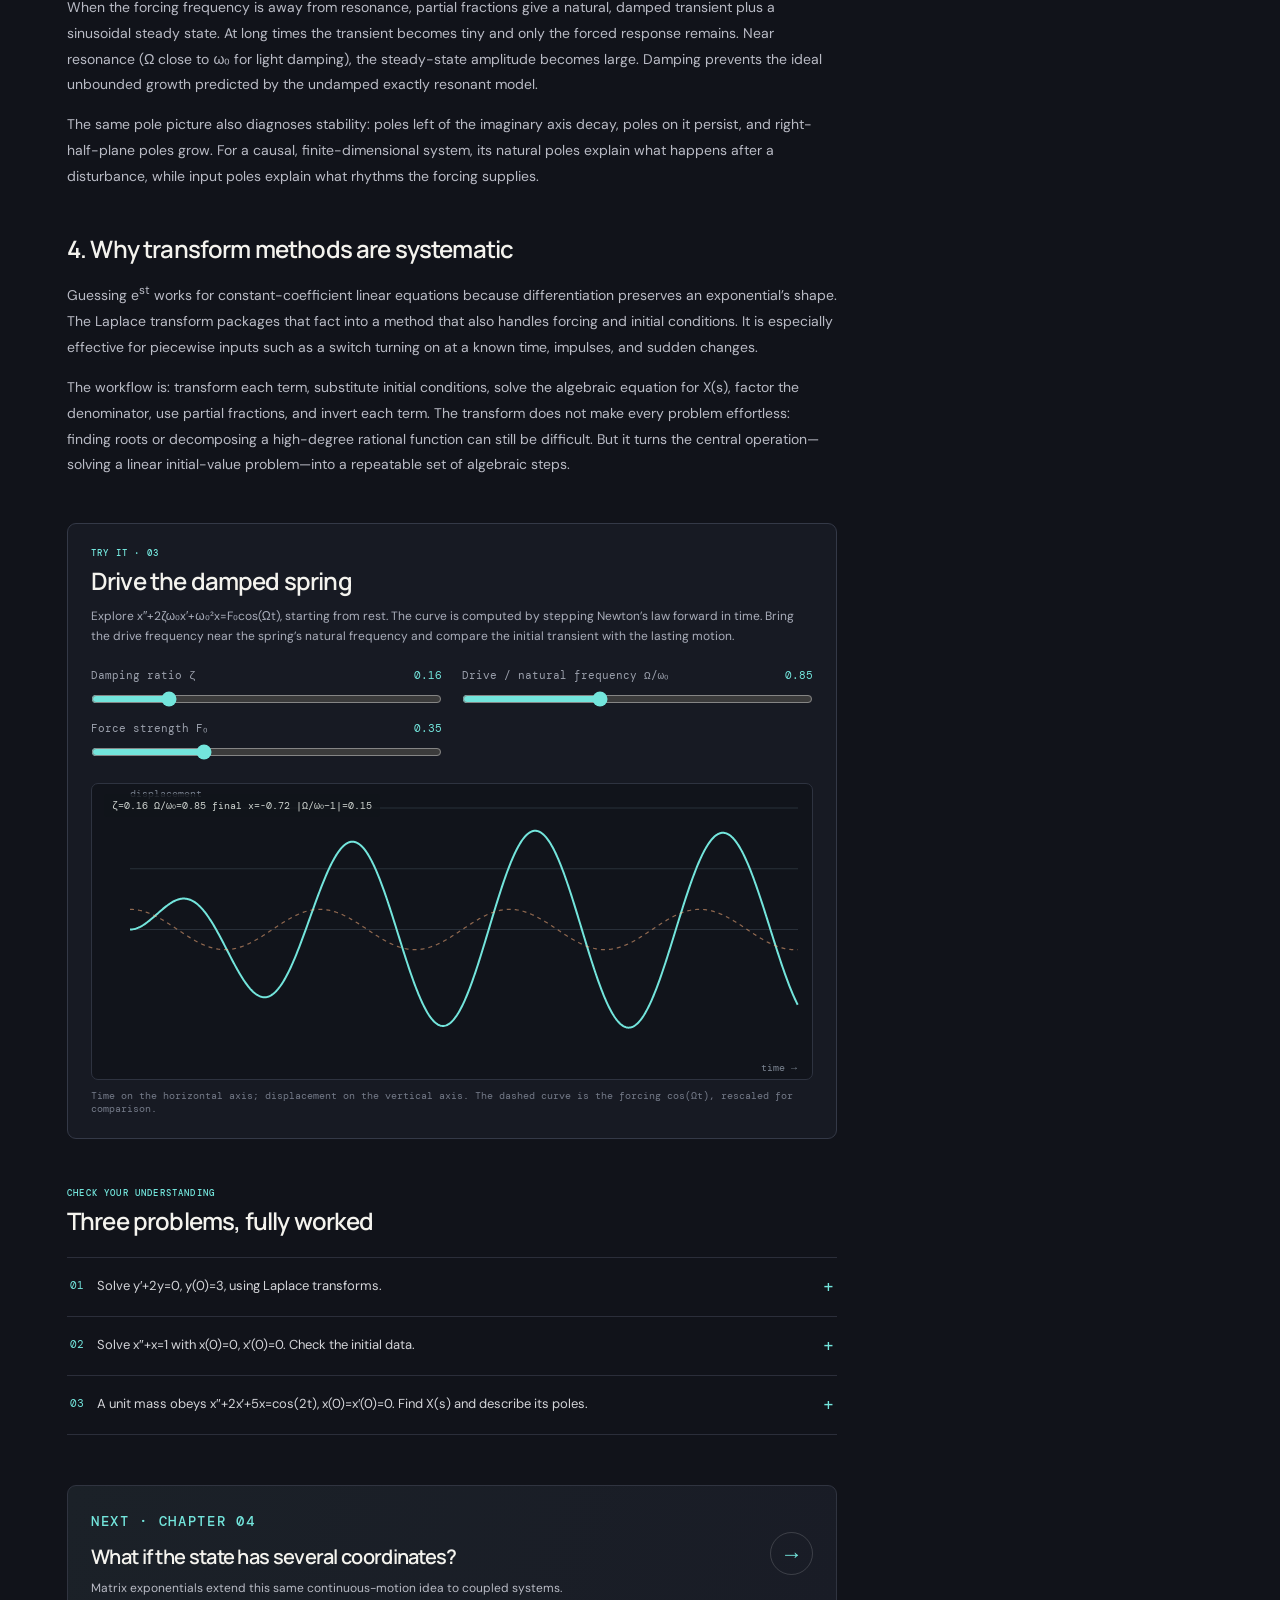
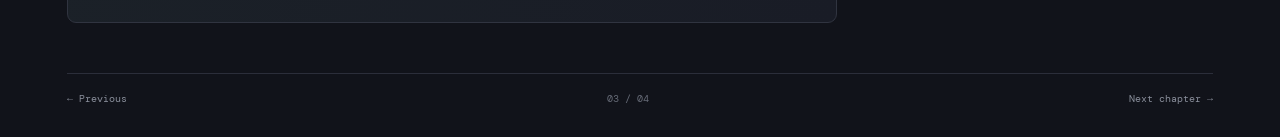
<file: 03-solving-odes.html>
<!doctype html>
<html lang="en"><head><meta charset="utf-8"><meta name="viewport" content="width=device-width,initial-scale=1"><meta name="description" content="Solve forced differential equations with Laplace transforms; understand initial conditions, poles, transients, and resonance."><title>Solving differential equations — Exponential Worlds</title><link rel="stylesheet" href="styles.css"><script defer src="course.js"></script></head>
<body data-chapter="odes"><header class="topbar"><a class="brand" href="index.html"><span class="brand-mark">eˣ</span> EXPONENTIAL WORLDS</a><a class="back-link" href="index.html">← All chapters</a></header><main class="lesson-wrap"><div class="lesson-heading"><div><p class="eyebrow">CHAPTER 03 · POLES, FORCES, AND RESPONSE</p><h1>Solving differential equations</h1><p class="lesson-deck">The Laplace transform turns derivatives into algebra and carries initial conditions along for the ride.</p></div><span class="lesson-index">03 <i>/ 04</i></span></div><div class="lesson-layout"><article class="lesson-content">
<section class="lesson-section"><h2>1. Derivatives become multiplication by s</h2><p>For a function f(t), its one-sided Laplace transform is F(s)=∫₀∞f(t)e<sup>−st</sup>dt. To transform a derivative, integrate by parts: choose u=e<sup>−st</sup> and dv=f′(t)dt. The boundary term remembers the value at time zero:</p><div class="equation-block">ℒ{f′}=∫₀∞f′e<sup>−st</sup>dt = [f e<sup>−st</sup>]<sub>0</sub><sup>∞</sup>+s∫₀∞f e<sup>−st</sup>dt = sF(s)−f(0).</div><p>Assuming the far boundary vanishes, the derivative has become multiplication by s minus the initial position. Applying the same rule once more gives ℒ{f″}=s²F(s)−s f(0)−f′(0). Higher derivatives bring in all the initial data. This is the key: we do not discard the starting state; it appears automatically in the transformed equation.</p><div class="math-callout"><span class="callout-label">THE INITIAL-VALUE RULES</span><strong>ℒ{f′}=sF−f(0) &nbsp; · &nbsp; ℒ{f″}=s²F−s f(0)−f′(0)</strong><small>Differential operators turn into polynomials in s, while initial conditions become ordinary terms.</small></div></section>
<section class="lesson-section"><h2>2. Transform a spring driven by a force</h2><p>Consider a unit-mass spring with damping: x″+2ζω₀x′+ω₀²x = F₀ cos(Ωt). Here ω₀ is the spring’s natural angular frequency, ζ is the dimensionless damping ratio, Ω is the forcing frequency, and F₀ is the force amplitude. Give it initial displacement x₀ and velocity v₀.</p><p>Write X(s)=ℒ{x}. Transform each term, keeping the initial data visible:</p><div class="equation-block">(s²X−s x₀−v₀)+2ζω₀(sX−x₀)+ω₀²X = F₀s/(s²+Ω²).</div><p>Collect X(s). Define D(s)=s²+2ζω₀s+ω₀², the characteristic polynomial of the unforced spring. Then</p><div class="math-callout"><span class="callout-label">THE TRANSFORMED SOLUTION</span><strong>X(s)=[F₀s/(s²+Ω²)+(s+2ζω₀)x₀+v₀]/D(s)</strong><small>For zero initial conditions, X(s)=F₀s/[(s²+Ω²)D(s)].</small></div><p>The denominator shows two sets of poles: the natural roots of D(s), which describe the spring’s own motion, and the forcing poles ±iΩ. With positive damping, natural roots have negative real parts, so their transient motion fades away. The forcing leaves a persistent oscillation at frequency Ω.</p></section>
<section class="lesson-section"><h2>3. Invert the algebra and separate transient from steady state</h2><p>To recover x(t), decompose X(s) into simpler fractions whose inverse transforms are known. For distinct roots, a term A/(s−p) becomes Ae<sup>pt</sup>. Conjugate poles combine into real damped sinusoids; imaginary forcing poles combine into sines and cosines. Repeated poles produce powers of t multiplying exponentials.</p><p>A useful example has zero initial conditions and forcing F₀cos(Ωt):</p><div class="equation-block">X(s)=F₀s / [(s²+Ω²)(s²+2ζω₀s+ω₀²)].</div><p>When the forcing frequency is away from resonance, partial fractions give a natural, damped transient plus a sinusoidal steady state. At long times the transient becomes tiny and only the forced response remains. Near resonance (Ω close to ω₀ for light damping), the steady-state amplitude becomes large. Damping prevents the ideal unbounded growth predicted by the undamped exactly resonant model.</p><p>The same pole picture also diagnoses stability: poles left of the imaginary axis decay, poles on it persist, and right-half-plane poles grow. For a causal, finite-dimensional system, its natural poles explain what happens after a disturbance, while input poles explain what rhythms the forcing supplies.</p></section>
<section class="lesson-section"><h2>4. Why transform methods are systematic</h2><p>Guessing e<sup>st</sup> works for constant-coefficient linear equations because differentiation preserves an exponential’s shape. The Laplace transform packages that fact into a method that also handles forcing and initial conditions. It is especially effective for piecewise inputs such as a switch turning on at a known time, impulses, and sudden changes.</p><p>The workflow is: transform each term, substitute initial conditions, solve the algebraic equation for X(s), factor the denominator, use partial fractions, and invert each term. The transform does not make every problem effortless: finding roots or decomposing a high-degree rational function can still be difficult. But it turns the central operation—solving a linear initial-value problem—into a repeatable set of algebraic steps.</p></section>
<section class="interactive-section"><div class="section-kicker">TRY IT · 03</div><h2>Drive the damped spring</h2><p>Explore x″+2ζω₀x′+ω₀²x=F₀cos(Ωt), starting from rest. The curve is computed by stepping Newton’s law forward in time. Bring the drive frequency near the spring’s natural frequency and compare the initial transient with the lasting motion.</p><div class="control-grid"><label>Damping ratio ζ <output id="dampingOut">0.16</output><input id="damping" type="range" min="0.03" max="0.65" step="0.01" value="0.16"></label><label>Drive / natural frequency Ω/ω₀ <output id="driveOut">0.85</output><input id="drive" type="range" min="0.25" max="1.8" step="0.01" value="0.85"></label><label>Force strength F₀ <output id="forceOut">0.35</output><input id="force" type="range" min="0.1" max="0.9" step="0.01" value="0.35"></label></div><div class="viz-frame"><canvas id="springCanvas" aria-label="Numerical simulation of a forced damped spring"></canvas><div class="viz-readout" id="springReadout"></div></div><p class="viz-caption">Time on the horizontal axis; displacement on the vertical axis. The dashed curve is the forcing cos(Ωt), rescaled for comparison.</p></section>
<section class="problems-section"><div class="section-kicker">CHECK YOUR UNDERSTANDING</div><h2>Three problems, fully worked</h2><details class="problem"><summary><span>01</span> Solve y′+2y=0, y(0)=3, using Laplace transforms.</summary><div class="solution"><p><b>Step 1 — transform the equation.</b> Let Y(s)=ℒ{y}. Then sY−y(0)+2Y=0. Substituting y(0)=3 gives (s+2)Y=3.</p><p><b>Step 2 — isolate and invert.</b> Y=3/(s+2), which matches 3/(s−(−2)). Therefore</p><div class="equation-block">y(t)=3e<sup>−2t</sup>.</div><p>The pole at −2 encodes the decay rate; the initial condition sets its coefficient.</p></div></details><details class="problem"><summary><span>02</span> Solve x″+x=1 with x(0)=0, x′(0)=0. Check the initial data.</summary><div class="solution"><p><b>Step 1 — transform.</b> s²X−0−0+X=1/s, so X=1/[s(s²+1)].</p><p><b>Step 2 — partial fractions.</b> X=1/s−s/(s²+1). Inverting gives</p><div class="equation-block">x(t)=1−cos t.</div><p><b>Step 3 — verify.</b> x(0)=0; x′(t)=sin t so x′(0)=0. Also x″+x=cos t+(1−cos t)=1. Each condition is satisfied.</p></div></details><details class="problem"><summary><span>03</span> A unit mass obeys x″+2x′+5x=cos(2t), x(0)=x′(0)=0. Find X(s) and describe its poles.</summary><div class="solution"><p><b>Step 1 — transform both sides.</b> The initial terms vanish, and ℒ{cos 2t}=s/(s²+4). Thus</p><div class="equation-block">(s²+2s+5)X(s)=s/(s²+4), &nbsp; X(s)=s/[(s²+4)(s²+2s+5)].</div><p><b>Step 2 — locate the poles.</b> The forcing gives ±2i. The natural polynomial s²+2s+5 has roots −1±2i. So the response has an oscillatory forcing component at frequency 2 and a transient that oscillates at frequency 2 while decaying as e<sup>−t</sup>. Since the damping ratio is positive, the transient disappears and only the frequency-2 steady response remains.</p><p>This identifies the structure without carrying out all the partial fractions. To obtain exact sine and cosine coefficients, one would decompose X(s) at these four distinct poles.</p></div></details></section>
<section class="next-card"><div><p class="eyebrow">NEXT · CHAPTER 04</p><h2>What if the state has several coordinates?</h2><p>Matrix exponentials extend this same continuous-motion idea to coupled systems.</p></div><a class="next-arrow" href="04-matrix-exponentials.html">→</a></section></article><aside class="lesson-aside"><div class="aside-card"><p class="eyebrow">IN THIS CHAPTER</p><a href="#">01 &nbsp; The derivative rule</a><a href="#">02 &nbsp; A forced spring</a><a href="#">03 &nbsp; Reading the poles</a><a href="#">04 &nbsp; The solution workflow</a></div><div class="aside-card takeaway"><span class="takeaway-icon">∂→s</span><p class="eyebrow">KEEP THIS PICTURE</p><p>Transforming a differential equation moves the same dynamics into an algebra problem about poles.</p></div><div class="aside-video"><p class="eyebrow">THE VIDEO</p><a href="https://www.youtube.com/watch?v=FE-hM1kRK4Y" target="_blank" rel="noreferrer">Laplace Transforms and Differential Equations ↗</a><span>3Blue1Brown · Laplace Transform</span></div></aside></div><footer class="lesson-footer"><a href="02-laplace-transform.html">← Previous</a><span>03 / 04</span><a href="04-matrix-exponentials.html">Next chapter →</a></footer></main></body></html>
</file>
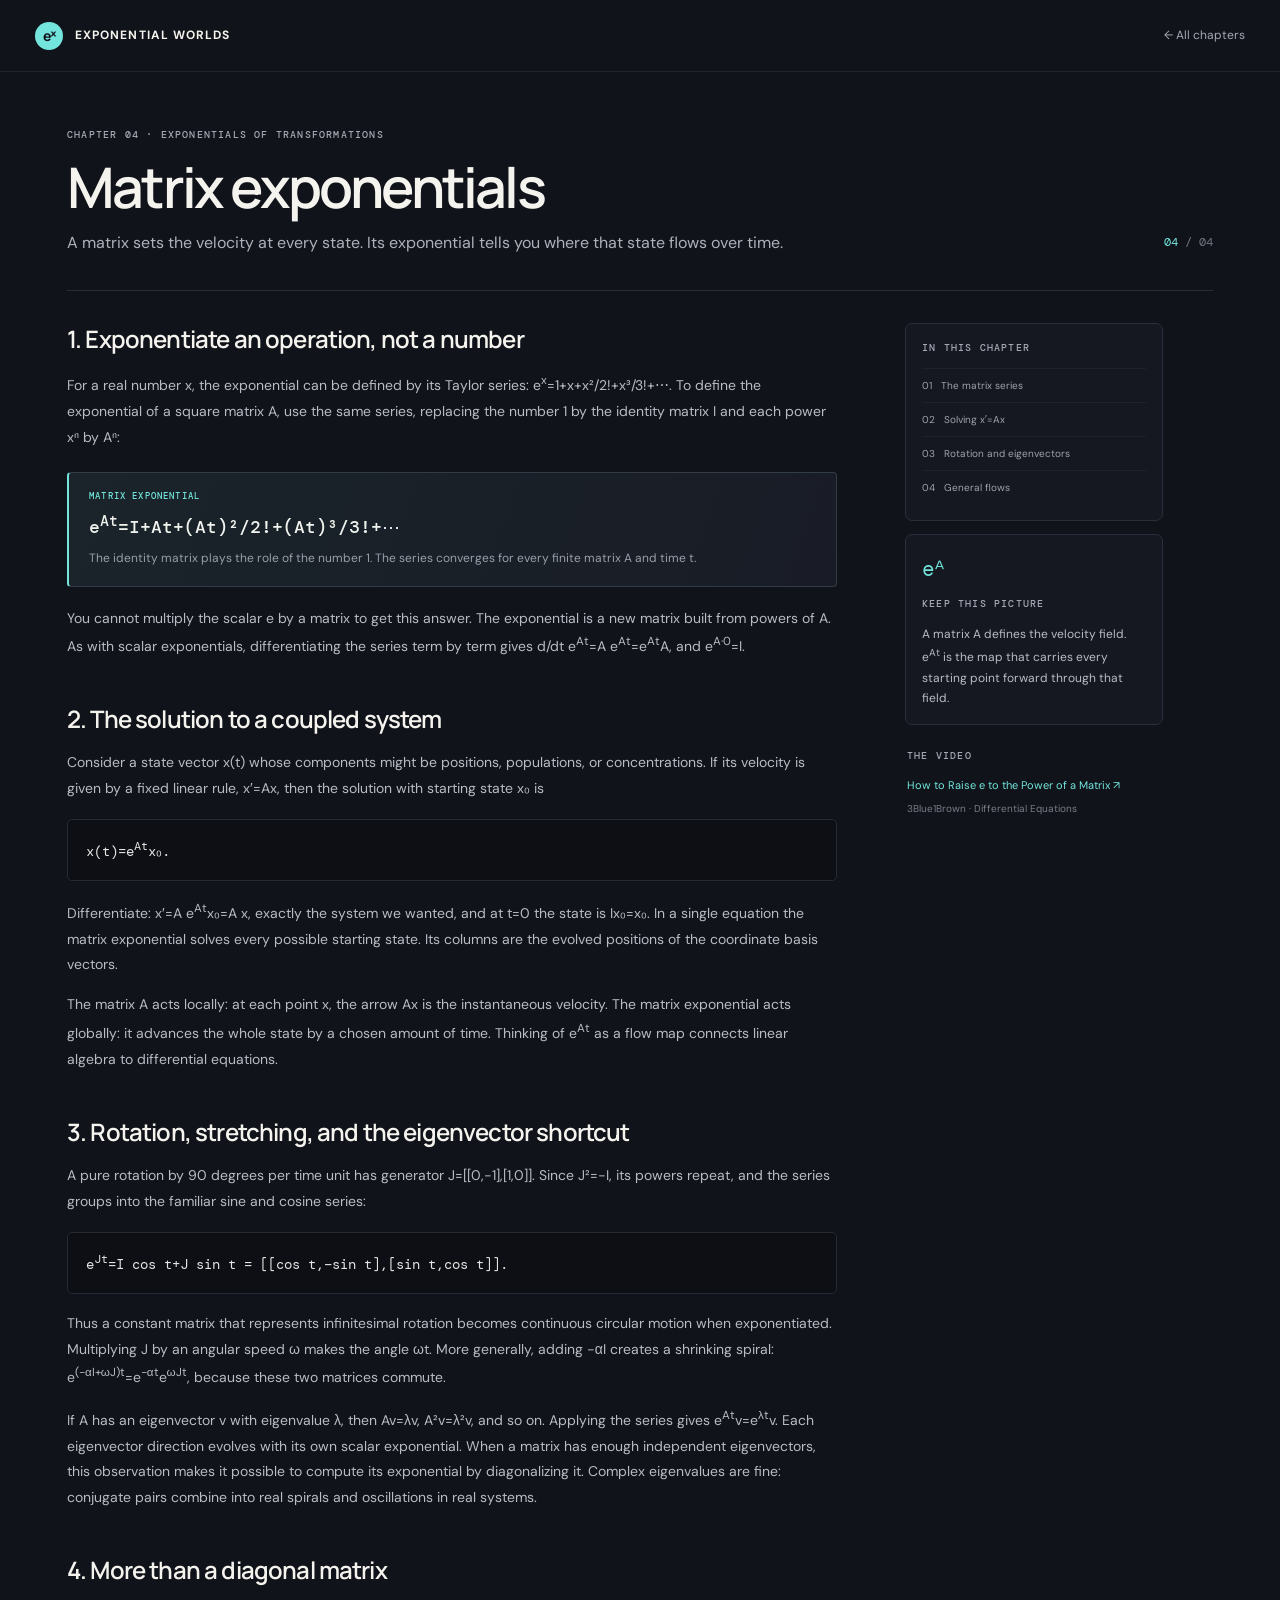
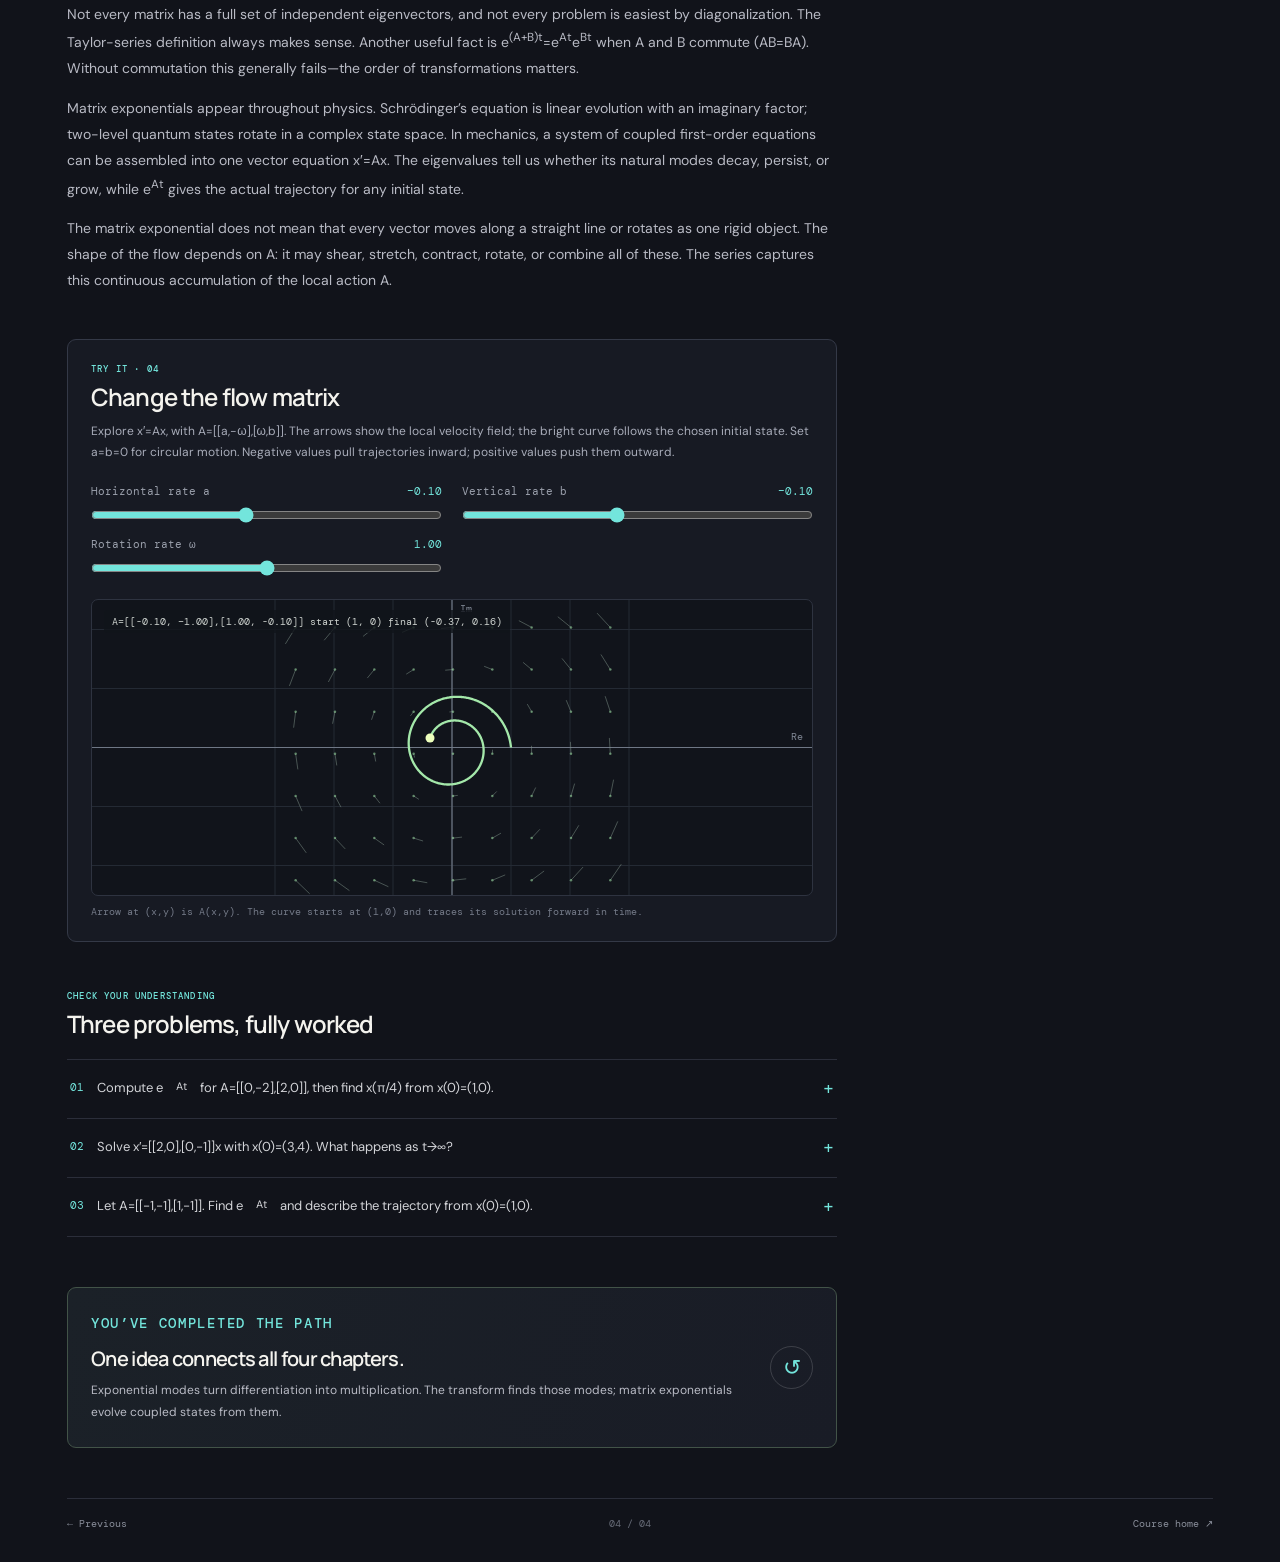
<file: 04-matrix-exponentials.html>
<!doctype html>
<html lang="en"><head><meta charset="utf-8"><meta name="viewport" content="width=device-width,initial-scale=1"><meta name="description" content="Understand matrix exponentials geometrically and use them to solve coupled linear differential equations."><title>Matrix exponentials — Exponential Worlds</title><link rel="stylesheet" href="styles.css"><script defer src="course.js"></script></head>
<body data-chapter="matrix"><header class="topbar"><a class="brand" href="index.html"><span class="brand-mark">eˣ</span> EXPONENTIAL WORLDS</a><a class="back-link" href="index.html">← All chapters</a></header><main class="lesson-wrap"><div class="lesson-heading"><div><p class="eyebrow">CHAPTER 04 · EXPONENTIALS OF TRANSFORMATIONS</p><h1>Matrix exponentials</h1><p class="lesson-deck">A matrix sets the velocity at every state. Its exponential tells you where that state flows over time.</p></div><span class="lesson-index">04 <i>/ 04</i></span></div><div class="lesson-layout"><article class="lesson-content">
<section class="lesson-section"><h2>1. Exponentiate an operation, not a number</h2><p>For a real number x, the exponential can be defined by its Taylor series: e<sup>x</sup>=1+x+x²/2!+x³/3!+⋯. To define the exponential of a square matrix A, use the same series, replacing the number 1 by the identity matrix I and each power xⁿ by Aⁿ:</p><div class="math-callout"><span class="callout-label">MATRIX EXPONENTIAL</span><strong>e<sup>At</sup>=I+At+(At)²/2!+(At)³/3!+⋯</strong><small>The identity matrix plays the role of the number 1. The series converges for every finite matrix A and time t.</small></div><p>You cannot multiply the scalar e by a matrix to get this answer. The exponential is a new matrix built from powers of A. As with scalar exponentials, differentiating the series term by term gives d/dt e<sup>At</sup>=A e<sup>At</sup>=e<sup>At</sup>A, and e<sup>A·0</sup>=I.</p></section>
<section class="lesson-section"><h2>2. The solution to a coupled system</h2><p>Consider a state vector x(t) whose components might be positions, populations, or concentrations. If its velocity is given by a fixed linear rule, x′=Ax, then the solution with starting state x₀ is</p><div class="equation-block">x(t)=e<sup>At</sup>x₀.</div><p>Differentiate: x′=A e<sup>At</sup>x₀=A x, exactly the system we wanted, and at t=0 the state is Ix₀=x₀. In a single equation the matrix exponential solves every possible starting state. Its columns are the evolved positions of the coordinate basis vectors.</p><p>The matrix A acts locally: at each point x, the arrow Ax is the instantaneous velocity. The matrix exponential acts globally: it advances the whole state by a chosen amount of time. Thinking of e<sup>At</sup> as a flow map connects linear algebra to differential equations.</p></section>
<section class="lesson-section"><h2>3. Rotation, stretching, and the eigenvector shortcut</h2><p>A pure rotation by 90 degrees per time unit has generator J=[[0,−1],[1,0]]. Since J²=−I, its powers repeat, and the series groups into the familiar sine and cosine series:</p><div class="equation-block">e<sup>Jt</sup>=I cos t+J sin t = [[cos t,−sin t],[sin t,cos t]].</div><p>Thus a constant matrix that represents infinitesimal rotation becomes continuous circular motion when exponentiated. Multiplying J by an angular speed ω makes the angle ωt. More generally, adding −αI creates a shrinking spiral: e<sup>(−αI+ωJ)t</sup>=e<sup>−αt</sup>e<sup>ωJt</sup>, because these two matrices commute.</p><p>If A has an eigenvector v with eigenvalue λ, then Av=λv, A²v=λ²v, and so on. Applying the series gives e<sup>At</sup>v=e<sup>λt</sup>v. Each eigenvector direction evolves with its own scalar exponential. When a matrix has enough independent eigenvectors, this observation makes it possible to compute its exponential by diagonalizing it. Complex eigenvalues are fine: conjugate pairs combine into real spirals and oscillations in real systems.</p></section>
<section class="lesson-section"><h2>4. More than a diagonal matrix</h2><p>Not every matrix has a full set of independent eigenvectors, and not every problem is easiest by diagonalization. The Taylor-series definition always makes sense. Another useful fact is e<sup>(A+B)t</sup>=e<sup>At</sup>e<sup>Bt</sup> when A and B commute (AB=BA). Without commutation this generally fails—the order of transformations matters.</p><p>Matrix exponentials appear throughout physics. Schrödinger’s equation is linear evolution with an imaginary factor; two-level quantum states rotate in a complex state space. In mechanics, a system of coupled first-order equations can be assembled into one vector equation x′=Ax. The eigenvalues tell us whether its natural modes decay, persist, or grow, while e<sup>At</sup> gives the actual trajectory for any initial state.</p><p>The matrix exponential does not mean that every vector moves along a straight line or rotates as one rigid object. The shape of the flow depends on A: it may shear, stretch, contract, rotate, or combine all of these. The series captures this continuous accumulation of the local action A.</p></section>
<section class="interactive-section"><div class="section-kicker">TRY IT · 04</div><h2>Change the flow matrix</h2><p>Explore x′=Ax, with A=[[a,−ω],[ω,b]]. The arrows show the local velocity field; the bright curve follows the chosen initial state. Set a=b=0 for circular motion. Negative values pull trajectories inward; positive values push them outward.</p><div class="control-grid"><label>Horizontal rate a <output id="matrixAOut">−0.10</output><input id="matrixA" type="range" min="-0.8" max="0.8" step="0.02" value="-0.1"></label><label>Vertical rate b <output id="matrixBOut">−0.10</output><input id="matrixB" type="range" min="-0.8" max="0.8" step="0.02" value="-0.1"></label><label>Rotation rate ω <output id="matrixWOut">1.00</output><input id="matrixW" type="range" min="0" max="2" step="0.05" value="1"></label></div><div class="viz-frame"><canvas id="matrixCanvas" aria-label="Vector field and solution trajectory for a two-dimensional linear system"></canvas><div class="viz-readout" id="matrixReadout"></div></div><p class="viz-caption">Arrow at (x,y) is A(x,y). The curve starts at (1,0) and traces its solution forward in time.</p></section>
<section class="problems-section"><div class="section-kicker">CHECK YOUR UNDERSTANDING</div><h2>Three problems, fully worked</h2><details class="problem"><summary><span>01</span> Compute e<sup>At</sup> for A=[[0,−2],[2,0]], then find x(π/4) from x(0)=(1,0).</summary><div class="solution"><p><b>Step 1 — recognize the rotation generator.</b> A=2J with J=[[0,−1],[1,0]]. Since J²=−I, the even powers contribute I cos(2t) and odd powers contribute J sin(2t).</p><div class="equation-block">e<sup>At</sup>=[[cos 2t,−sin 2t],[sin 2t,cos 2t]].</div><p><b>Step 2 — apply the initial state.</b> At t=π/4 the angle is π/2, so e<sup>Aπ/4</sup> rotates (1,0) to (0,1). The solution is x(t)=(cos 2t,sin 2t).</p></div></details><details class="problem"><summary><span>02</span> Solve x′=[[2,0],[0,−1]]x with x(0)=(3,4). What happens as t→∞?</summary><div class="solution"><p><b>Step 1 — exponentiate the diagonal matrix.</b> Its powers stay diagonal, so exponentiate the diagonal entries:</p><div class="equation-block">e<sup>At</sup>=[[e<sup>2t</sup>,0],[0,e<sup>−t</sup>]].</div><p><b>Step 2 — apply the initial state.</b> x(t)=(3e<sup>2t</sup>,4e<sup>−t</sup>). The first coordinate grows without bound; the second decays to zero. The origin is unstable because one eigenvalue is positive, even though the other mode is stable.</p></div></details><details class="problem"><summary><span>03</span> Let A=[[−1,−1],[1,−1]]. Find e<sup>At</sup> and describe the trajectory from x(0)=(1,0).</summary><div class="solution"><p><b>Step 1 — split decay and rotation.</b> Write A=−I+J, where J=[[0,−1],[1,0]]. These commute, so e<sup>At</sup>=e<sup>−tI</sup>e<sup>Jt</sup>.</p><div class="equation-block">e<sup>At</sup>=e<sup>−t</sup>[[cos t,−sin t],[sin t,cos t]].</div><p><b>Step 2 — apply the initial state.</b> x(t)=e<sup>−t</sup>(cos t,sin t). The state rotates counterclockwise at one radian per time unit while its radius decays as e<sup>−t</sup>. It spirals inward to the origin. The eigenvalues −1±i encode exactly that combination of decay and rotation.</p></div></details></section>
<section class="next-card course-end"><div><p class="eyebrow">YOU’VE COMPLETED THE PATH</p><h2>One idea connects all four chapters.</h2><p>Exponential modes turn differentiation into multiplication. The transform finds those modes; matrix exponentials evolve coupled states from them.</p></div><a class="next-arrow" href="index.html">↺</a></section></article><aside class="lesson-aside"><div class="aside-card"><p class="eyebrow">IN THIS CHAPTER</p><a href="#">01 &nbsp; The matrix series</a><a href="#">02 &nbsp; Solving x′=Ax</a><a href="#">03 &nbsp; Rotation and eigenvectors</a><a href="#">04 &nbsp; General flows</a></div><div class="aside-card takeaway"><span class="takeaway-icon">eᴬ</span><p class="eyebrow">KEEP THIS PICTURE</p><p>A matrix A defines the velocity field. e<sup>At</sup> is the map that carries every starting point forward through that field.</p></div><div class="aside-video"><p class="eyebrow">THE VIDEO</p><a href="https://www.youtube.com/watch?v=O85OWBJ2ayo" target="_blank" rel="noreferrer">How to Raise e to the Power of a Matrix ↗</a><span>3Blue1Brown · Differential Equations</span></div></aside></div><footer class="lesson-footer"><a href="03-solving-odes.html">← Previous</a><span>04 / 04</span><a href="index.html">Course home ↗</a></footer></main></body></html>
</file>
<file: styles.css>
@import url('https://fonts.googleapis.com/css2?family=DM+Mono:wght@400;500&family=DM+Sans:wght@400;500;600;700&family=Manrope:wght@400;500;600;700;800&display=swap');
:root{--ink:#f4f3ee;--muted:#a5a8b4;--bg:#11131a;--panel:#191c26;--line:#2b2e3a;--cyan:#73e5dc;--purple:#c7a0ff;--orange:#ffb27f;--green:#a4e8aa;--sans:'DM Sans',sans-serif;--display:Manrope,'DM Sans',sans-serif;--mono:'DM Mono',monospace}*{box-sizing:border-box}html{scroll-behavior:smooth}body{margin:0;background:var(--bg);color:var(--ink);font:16px/1.7 var(--sans);-webkit-font-smoothing:antialiased}a{color:inherit;text-decoration:none}.topbar{height:72px;border-bottom:1px solid #ffffff12;display:flex;align-items:center;justify-content:space-between;padding:0 max(calc((100vw - 1210px)/2),32px);font-size:12px;letter-spacing:.09em}.brand{display:flex;align-items:center;gap:12px;font-weight:700}.brand-mark{width:28px;height:28px;border-radius:50%;background:#73e5dc;color:#11131a;display:grid;place-items:center;font:700 14px var(--display);letter-spacing:-.06em}.top-note,.back-link{color:var(--muted);font-size:12px;letter-spacing:0}.back-link:hover,.home-footer a:hover,.lesson-footer a:hover{color:var(--cyan)}.home-wrap{max-width:1210px;margin:auto;padding:78px 32px 30px}.hero{max-width:760px;margin-bottom:52px}.eyebrow{font:500 10px/1.5 var(--mono);color:var(--muted);letter-spacing:.12em;margin:0 0 14px}.hero .eyebrow,.card-cyan .eyebrow{color:var(--cyan)}h1,h2,h3,p{margin-top:0}.hero h1{font:600 clamp(42px,6.5vw,76px)/1.08 var(--display);letter-spacing:-.055em;margin:0 0 23px}.hero-copy{font-size:18px;color:#c2c4cc;max-width:650px;line-height:1.7}.hero-meta{display:flex;align-items:center;gap:14px;color:#888d9a;font:11px var(--mono);margin-top:26px}.hero-meta i{width:3px;height:3px;background:var(--cyan);border-radius:50%}.chapter-grid{display:grid;grid-template-columns:repeat(2,1fr);gap:18px}.chapter-card{--accent:var(--cyan);position:relative;background:linear-gradient(145deg,#1c202a,#171922);border:1px solid var(--line);border-radius:12px;min-height:330px;padding:23px 25px 18px;display:flex;flex-direction:column;overflow:hidden;transition:transform .2s,border-color .2s,background .2s}.chapter-card:hover{transform:translateY(-3px);border-color:color-mix(in srgb,var(--accent),transparent 45%);background:linear-gradient(145deg,#222733,#191c26)}.card-purple{--accent:var(--purple)}.card-orange{--accent:var(--orange)}.card-green{--accent:var(--green)}.card-top{display:flex;justify-content:space-between;align-items:center}.chapter-num{font:12px var(--mono);color:var(--accent)}.card-arrow{font-size:20px;color:#767b87}.card-visual{height:116px;position:relative;display:flex;align-items:center;justify-content:center}.visual-orbit:before,.visual-orbit:after{content:'';position:absolute;border:1px solid #73e5dc66;border-radius:50%;width:95px;height:95px}.visual-orbit:after{width:53px;height:53px;border-style:dashed;opacity:.45}.orbit-dot{width:11px;height:11px;border-radius:50%;background:var(--cyan);box-shadow:0 0 22px var(--cyan);transform:translate(35px,-32px)}.orbit-cross{position:absolute;font:20px var(--mono);color:#71e5dc66;transform:translate(-44px,30px)}.visual-poles{gap:24px;align-items:center}.pole{width:7px;height:7px;background:var(--purple);transform:rotate(45deg);box-shadow:0 0 18px #c7a0ff}.pole:nth-child(1),.pole:nth-child(5){transform:translateY(17px) rotate(45deg)}.pole:nth-child(2),.pole:nth-child(4){transform:translateY(-13px) rotate(45deg)}.visual-poles:before,.visual-poles:after{content:'';position:absolute;width:115px;height:1px;background:#c7a0ff33}.visual-poles:after{transform:rotate(90deg)}.visual-wave{overflow:hidden;gap:3px}.visual-wave span{width:175px;height:65px;border-top:2px solid var(--orange);border-radius:50%;transform:rotate(12deg) translateY(14px)}.visual-wave span+span{position:absolute;border-color:#ffb27f42;transform:rotate(-9deg) translateY(5px)}.visual-matrix{width:150px;margin:auto}.matrix-vector,.matrix-vector.after{position:absolute;width:57px;height:1px;background:var(--green);transform:rotate(-35deg);transform-origin:left}.matrix-vector:after,.matrix-vector.after:after{content:'';position:absolute;right:-1px;top:-3px;border-left:7px solid var(--green);border-top:3px solid transparent;border-bottom:3px solid transparent}.matrix-vector.after{transform:rotate(28deg);width:42px;opacity:.42}.matrix-point{width:7px;height:7px;background:var(--green);border-radius:50%;position:absolute;left:50%;top:53%;box-shadow:0 0 12px var(--green)}.chapter-card .eyebrow{color:var(--accent);margin:0 0 8px}.chapter-card h2{font:600 24px/1.3 var(--display);letter-spacing:-.03em;margin:0 0 8px}.chapter-card>p:not(.eyebrow){color:#aeb1bc;font-size:13px;line-height:1.65;margin:0 0 20px;max-width:490px}.card-foot{display:flex;justify-content:space-between;border-top:1px solid #ffffff12;margin-top:auto;padding-top:12px;color:#777d89;font:10px var(--mono)}.card-foot span:last-child{color:var(--accent)}.course-note{display:flex;gap:18px;align-items:center;border:1px solid var(--line);border-radius:10px;padding:18px 21px;margin-top:24px;background:#151720}.course-note p{margin:0;color:#aeb1bc;font-size:13px}.course-note strong{color:var(--ink)}.note-symbol{font:23px var(--mono);color:var(--cyan)}.home-footer{border-top:1px solid #ffffff12;margin-top:38px;padding-top:20px;display:flex;justify-content:space-between;color:#777d89;font:10px var(--mono)}.home-footer a{color:var(--cyan)}
.lesson-wrap{max-width:1210px;padding:55px 32px 32px;margin:auto}.lesson-heading{display:flex;justify-content:space-between;align-items:flex-end;padding-bottom:34px;border-bottom:1px solid var(--line);margin-bottom:32px}.lesson-heading h1{font:600 clamp(38px,5vw,56px)/1.12 var(--display);letter-spacing:-.05em;margin:0 0 10px}.lesson-deck{color:#aeb1bc;font-size:16px;margin:0}.lesson-index{font:12px var(--mono);color:var(--cyan);padding-bottom:6px}.lesson-index i{font-style:normal;color:#707582}.lesson-layout{display:grid;grid-template-columns:minmax(0,770px) 258px;gap:68px;align-items:start}.lesson-section{margin-bottom:43px}.lesson-section h2,.interactive-section h2,.problems-section h2,.next-card h2{font:600 24px/1.35 var(--display);letter-spacing:-.035em;margin-bottom:15px}.lesson-content p{color:#b9bbc5;font-size:14px;line-height:1.85}.lesson-content strong{color:var(--ink)}.math-callout{border:1px solid #323c47;border-left:2px solid var(--cyan);background:linear-gradient(110deg,#1a242a,#191c26);padding:17px 20px;margin:21px 0 19px;border-radius:4px;display:flex;flex-direction:column;gap:7px}.callout-label,.section-kicker{font:500 9px var(--mono);letter-spacing:.13em;color:var(--cyan)}.math-callout strong{font:500 18px/1.65 var(--mono);color:#eff2ed}.math-callout small{font:12px/1.6 var(--sans);color:#999eaa}.equation-block{padding:16px 18px;border-radius:5px;background:#0d0f15;border:1px solid #262a35;color:#e4e5e2;font:14px/1.8 var(--mono);margin:17px 0;overflow-x:auto}.concept-row{display:grid;grid-template-columns:repeat(3,1fr);gap:10px;margin-top:21px}.concept-row div{border-top:1px solid var(--line);padding-top:11px;display:flex;flex-direction:column}.concept-row b{font:14px var(--mono);color:var(--cyan)}.concept-row span{font-size:11px;color:#8f94a1}.interactive-section{border:1px solid #343947;border-radius:9px;background:#171a23;padding:23px;margin:45px 0}.interactive-section h2{margin:6px 0 8px}.interactive-section>p{font-size:12px;line-height:1.7;color:#a9adba}.control-grid{display:grid;grid-template-columns:repeat(2,minmax(0,1fr));gap:13px 20px;margin:22px 0}.control-grid label{font:11px var(--mono);color:#9ba0ac}.control-grid output{float:right;color:var(--cyan)}input[type=range]{display:block;width:100%;height:18px;accent-color:var(--cyan);margin:8px 0 0;cursor:pointer}select{display:block;width:100%;background:#10121a;color:var(--ink);border:1px solid #353947;border-radius:4px;padding:8px;margin-top:7px;font:11px var(--mono)}.viz-frame{position:relative;border:1px solid #2e3340;border-radius:7px;overflow:hidden;background:#11141b;min-height:295px}.viz-frame canvas{display:block;width:100%;height:295px}.viz-readout{position:absolute;left:12px;top:10px;color:#cfd4d0;background:#11141bcc;padding:4px 8px;border-radius:3px;font:10px/1.5 var(--mono);pointer-events:none}.viz-caption{font:10px var(--mono)!important;color:#747a88!important;margin:9px 0 0!important}.problems-section{margin:48px 0}.problems-section h2{margin:6px 0 19px}.problem{border-top:1px solid var(--line)}.problem:last-child{border-bottom:1px solid var(--line)}.problem summary{list-style:none;cursor:pointer;display:flex;align-items:flex-start;gap:13px;padding:17px 3px;font-size:13px;color:#d3d4d8}.problem summary::-webkit-details-marker{display:none}.problem summary:after{content:'+';margin-left:auto;color:var(--cyan);font:18px var(--mono)}.problem[open] summary:after{content:'−'}.problem summary span{font:11px var(--mono);color:var(--cyan);padding-top:3px}.solution{padding:0 30px 12px 30px}.solution p{font-size:12px;line-height:1.75;margin-bottom:12px}.solution .equation-block{font-size:12px;margin:9px 0 13px}.next-card{display:flex;justify-content:space-between;align-items:center;padding:23px;border:1px solid #303440;border-radius:9px;background:linear-gradient(110deg,#1b2128,#191c26);margin:50px 0 10px}.next-card .eyebrow{color:var(--cyan);margin-bottom:8px}.next-card h2{font-size:20px;margin:0 0 7px}.next-card p:not(.eyebrow){font-size:12px;margin:0}.next-arrow{width:43px;height:43px;border-radius:50%;border:1px solid #ffffff28;display:grid;place-items:center;font:22px var(--mono);color:var(--cyan);flex:none;margin-left:15px}.course-end{border-color:#425348}.lesson-aside{position:sticky;top:24px}.aside-card{border:1px solid var(--line);border-radius:7px;padding:16px;margin-bottom:13px;background:#161821}.aside-card .eyebrow{margin-bottom:13px}.aside-card>a{display:block;font-size:10px;color:#9ea2ad;border-top:1px solid #ffffff0b;padding:8px 0}.aside-card>a:hover{color:var(--cyan)}.takeaway{padding-top:20px}.takeaway-icon{font:21px var(--mono);color:var(--cyan);display:block;margin-bottom:13px}.takeaway p:last-child{font-size:12px;line-height:1.7;color:#b9bbc5;margin:0}.aside-video{padding:10px 2px}.aside-video a{display:block;font-size:11px;color:var(--cyan);line-height:1.6}.aside-video span{display:block;color:#777d89;font-size:10px;margin-top:5px}.lesson-footer{border-top:1px solid var(--line);margin-top:40px;padding-top:18px;display:flex;justify-content:space-between;font:10px var(--mono);color:#8a8f9b}.lesson-footer span{color:#666b77}
@media(max-width:900px){.lesson-layout{grid-template-columns:minmax(0,1fr) 215px;gap:30px}.lesson-wrap{padding-left:23px;padding-right:23px}.lesson-aside{top:12px}}@media(max-width:700px){.topbar{padding:0 19px;height:60px}.top-note{display:none}.home-wrap{padding:48px 19px 25px}.hero{margin-bottom:36px}.hero h1{font-size:45px}.hero-copy{font-size:15px}.hero-meta{flex-wrap:wrap;gap:8px;font-size:9px}.chapter-grid{grid-template-columns:1fr;gap:13px}.chapter-card{min-height:300px;padding:19px}.card-visual{height:95px}.card-foot{font-size:9px}.home-footer{gap:20px;line-height:1.5}.lesson-wrap{padding:38px 19px 24px}.lesson-heading{align-items:flex-start}.lesson-heading h1{font-size:40px}.lesson-deck{font-size:14px}.lesson-index{font-size:10px;white-space:nowrap;padding:5px 0 0 10px}.lesson-layout{display:block}.lesson-aside{position:static;display:grid;grid-template-columns:1fr 1fr;gap:10px;margin-top:30px}.aside-card{margin:0}.aside-card:first-child{grid-row:span 2}.aside-video{padding:7px}.lesson-section h2,.interactive-section h2,.problems-section h2{font-size:21px}.lesson-content p{font-size:13px}.interactive-section{padding:16px;margin:35px 0}.control-grid{gap:9px 13px}.viz-frame,.viz-frame canvas{min-height:260px;height:260px}.math-callout strong{font-size:14px}.equation-block{font-size:12px}.solution{padding-left:12px;padding-right:4px}.next-card{padding:17px}.next-card h2{font-size:17px}}@media(max-width:410px){.hero h1{font-size:39px}.lesson-aside{display:block}.aside-card,.aside-video{margin-bottom:10px}.control-grid{grid-template-columns:1fr}.chapter-card h2{font-size:22px}.lesson-heading h1{font-size:35px}}
</file>
